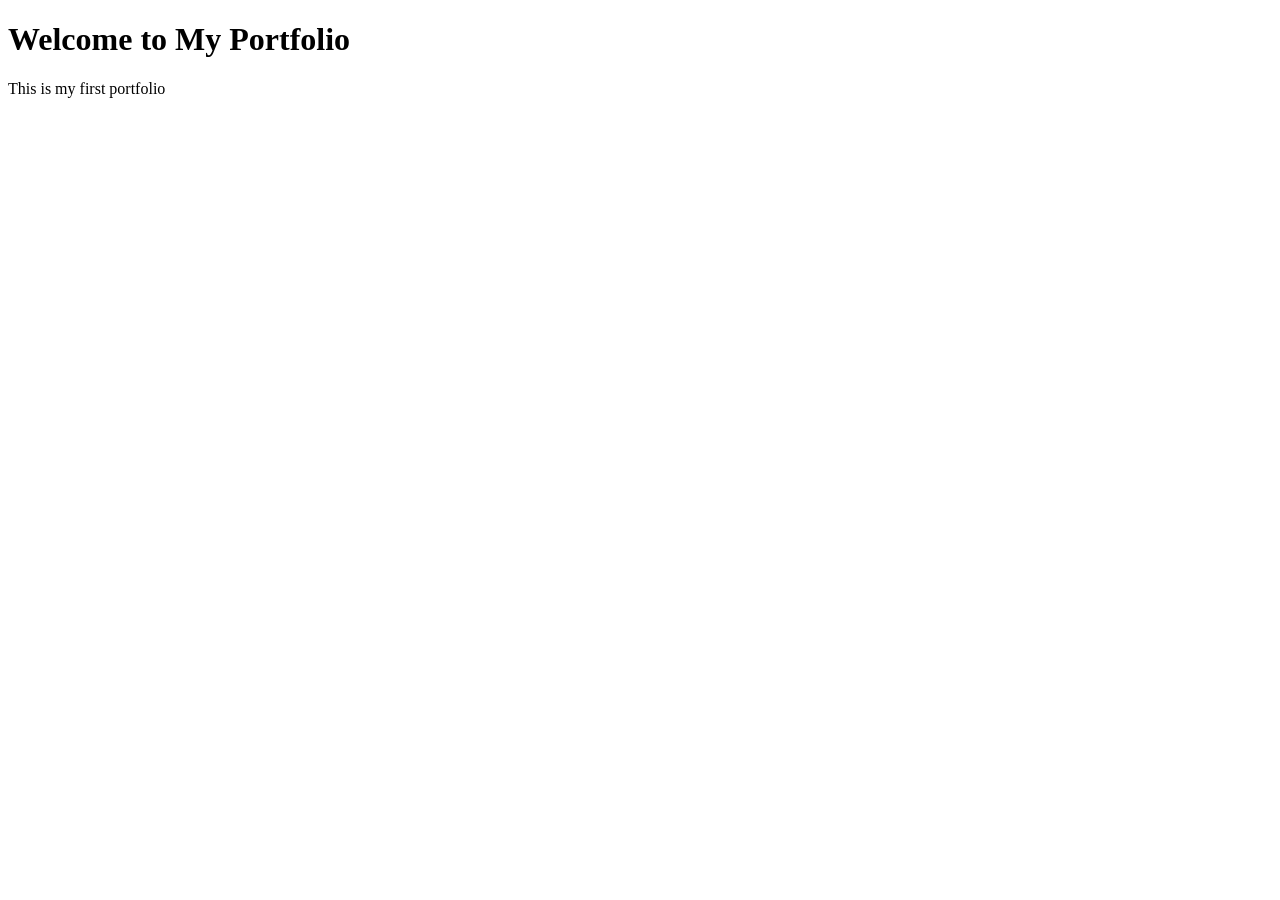
<file: css_basic/base_index.html>
<!DOCTYPE html>
<html lang="en">
    <head>
        <meta charset="UTF-8">
        <title> first_Portfolio</title>
    </head>
    <body>
        <h1> Welcome to My Portfolio</h1>
        <p>This is my first portfolio</p>
    </body>
</html>
</file>
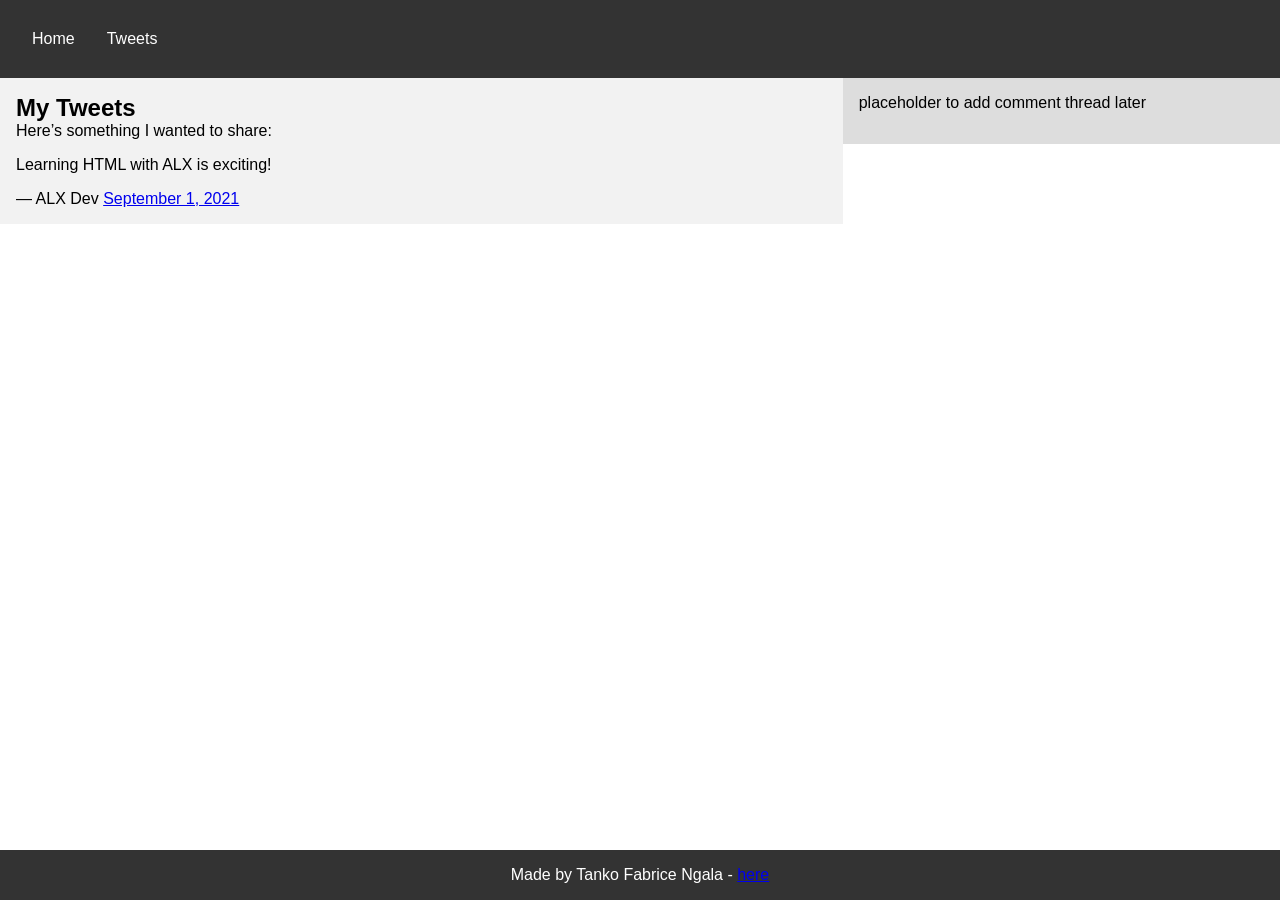
<file: css_basic/tweets.html>
<!DOCTYPE html>
<html lang="en">
<head>
  <meta charset="UTF-8">
  <title>Tweets – My First Portfolio</title>
  <link href="styles.css" rel="stylesheet">
</head>
<body>


  <header>
    <nav>
      <ul>
        <li><a href="index.html">Home</a></li>
        <li><a href="tweets.html">Tweets</a></li>
      </ul>
    </nav>
  </header>

  <!-- MAIN CONTENT -->
  <main>
  
    <article>
      <h1>My Tweets</h1>
      <p>Here’s something I wanted to share:</p>

      <blockquote class="twitter-tweet">
        <p lang="en" dir="ltr">Learning HTML with ALX is exciting!</p>&mdash; ALX Dev
        <a href="https://twitter.com/Motivation/status/1432712268709128197?ref_src=twsrc%5Etfw">September 1, 2021</a>
      </blockquote>
      <script async src="https://platform.twitter.com/widgets.js" charset="utf-8"></script>
    </article>

    
    <aside>
      <p>placeholder to add comment thread later</p>
    </aside>
  </main>


  <footer>
    <p>Made by Tanko Fabrice Ngala - <a href="https://github.com/Tanko99" target="_blank">here</a></p>
  </footer>

</body>
</html>
</file>
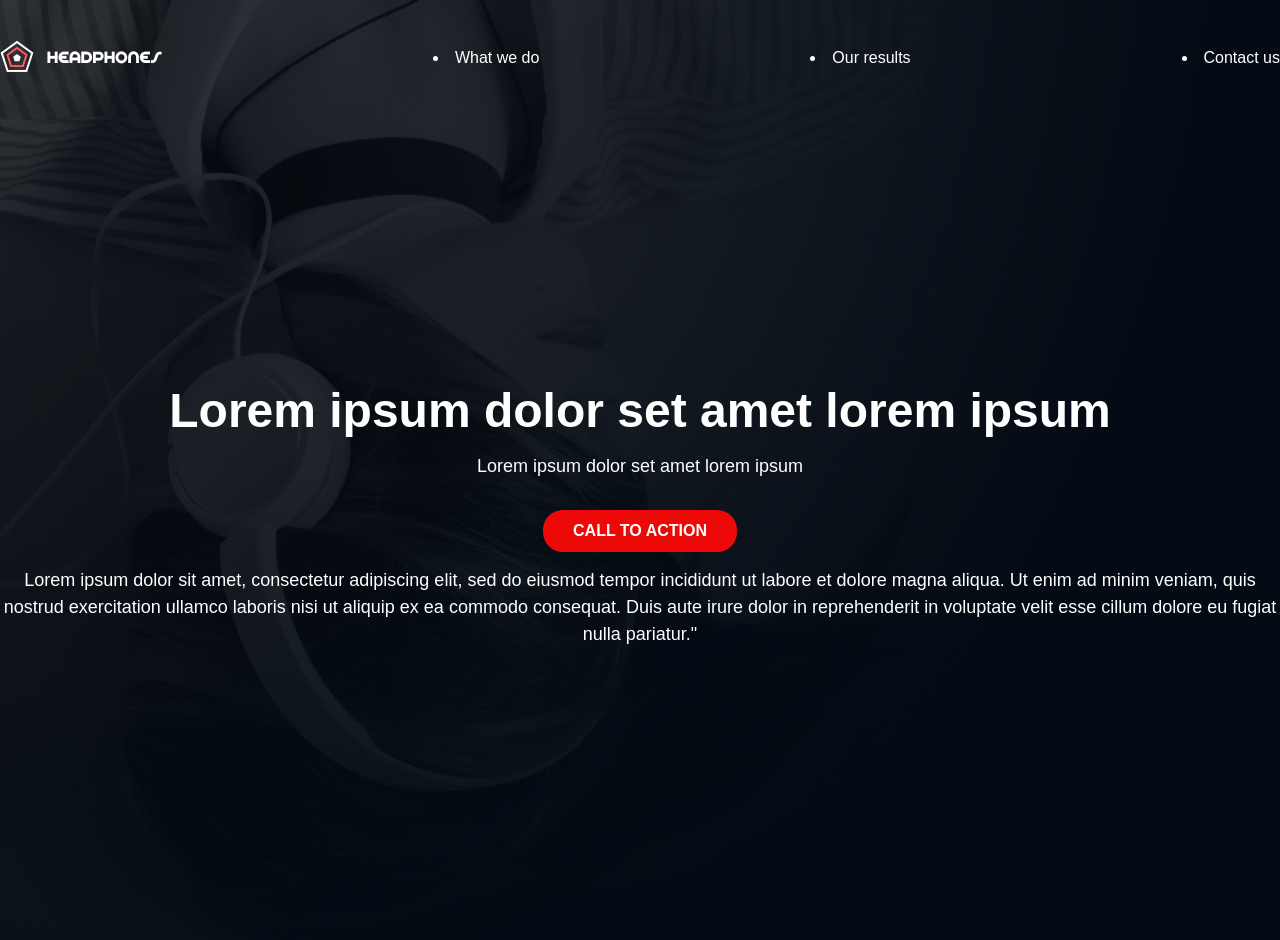
<file: headphones/0-index.html>
<!DOCTYPE html>
<html lang="en">
    <head>
        <meta charset="UTF-8">
        <meta name="viewport" content="width=device-width, initial-scale=1.0">
        <title>Headphones </title>
        <link rel="stylesheet" href="0-styles.css">
    </head>
    <body>
        <header id="container">
         <nav>
             <div class="logo">
                <img src="images/logo_headphones.png" alt="headphones logo">
             </div
                 <ul>
                    <li><a href="#what-we-do">What we do</a></li>
                    <li><a href="#our-results">Our results</a></li>
                    <li><a href="contact us">Contact us</a></li>
                 </ul>
            </nav>
            <div class="hero-content">
                <h1> Lorem ipsum dolor set amet lorem ipsum </h1>
                <p>  Lorem ipsum dolor set amet lorem ipsum </p>
                <button id="btn"> CALL TO ACTION </button>
                <p> Lorem ipsum dolor sit amet, consectetur adipiscing elit, sed do eiusmod tempor incididunt ut labore et dolore magna aliqua. Ut enim ad minim veniam, quis nostrud exercitation ullamco laboris nisi ut aliquip ex ea commodo consequat. Duis aute irure dolor in reprehenderit in voluptate velit esse cillum dolore eu fugiat nulla pariatur."

            </div>
        </header>

        <main>

        </main>
        <footer>

        </footer>
    </body>
</html>
</file>
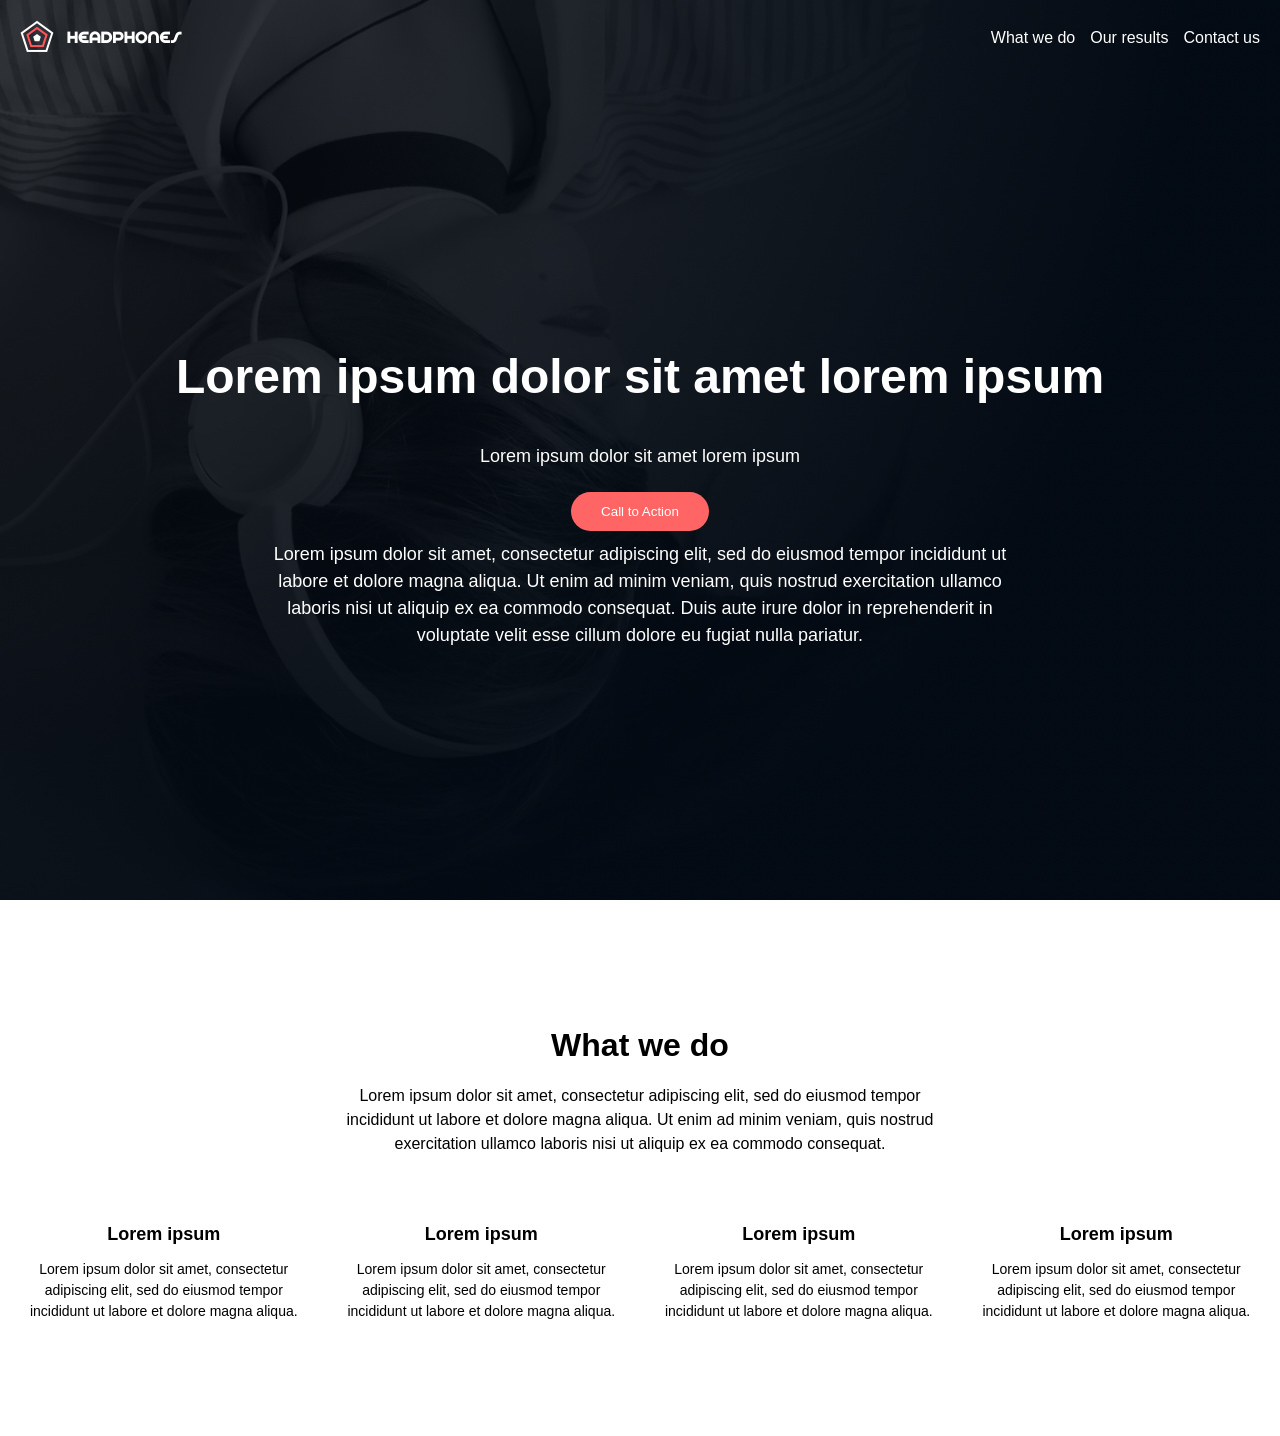
<file: headphones/1-index.html>
<!DOCTYPE html>
<html lang="en">
<head>
  <meta charset="UTF-8" />
  <meta name="viewport" content="width=device-width, initial-scale=1.0"/>
  <title>Headphones</title>
  <link rel="stylesheet" href="1-styles.css" />
</head>
<body>

<header>
  <nav>
    <div class="logo">
      <img src="images/logo_headphones.png" alt="headphones logo">
    </div>
    <ul>
      <li><a href="#what-we-do">What we do</a></li>
      <li><a href="#our-results">Our results</a></li>
      <li><a href="#contact-us">Contact us</a></li>
    </ul>
  </nav>

  <div class="hero-content">
    <h1>Lorem ipsum dolor sit amet lorem ipsum</h1>
    <p>Lorem ipsum dolor sit amet lorem ipsum</p>
    <button id="btn">Call to Action</button>
    <p class="hero-paragraph">
      Lorem ipsum dolor sit amet, consectetur adipiscing elit, sed do eiusmod tempor 
      incididunt ut labore et dolore magna aliqua. Ut enim ad minim veniam, quis nostrud 
      exercitation ullamco laboris nisi ut aliquip ex ea commodo consequat. Duis aute 
      irure dolor in reprehenderit in voluptate velit esse cillum dolore eu fugiat nulla pariatur.
    </p>
  </div>
</header>

<main>
  <section id="what-we-do">
    <div class="container">
      <h2 class="section-title">What we do</h2>
      <p class="section-description">
        Lorem ipsum dolor sit amet, consectetur adipiscing elit, sed do eiusmod tempor 
        incididunt ut labore et dolore magna aliqua. Ut enim ad minim veniam, quis nostrud 
        exercitation ullamco laboris nisi ut aliquip ex ea commodo consequat.
      </p>

      <div class="grid-container">
        <div class="card">
          <i class="holberton_school-icon-ic_sound"></i>
          <h3 class="card-title">Lorem ipsum</h3>
          <p class="card-text">
            Lorem ipsum dolor sit amet, consectetur adipiscing elit, sed do eiusmod tempor 
            incididunt ut labore et dolore magna aliqua.
          </p>
        </div>

        <div class="card">
          <i class="holberton_school-icon-ic_video"></i>
          <h3 class="card-title">Lorem ipsum</h3>
          <p class="card-text">
            Lorem ipsum dolor sit amet, consectetur adipiscing elit, sed do eiusmod tempor 
            incididunt ut labore et dolore magna aliqua.
          </p>
        </div>

        <div class="card">
          <i class="holberton_school-icon-ic_music"></i>
          <h3 class="card-title">Lorem ipsum</h3>
          <p class="card-text">
            Lorem ipsum dolor sit amet, consectetur adipiscing elit, sed do eiusmod tempor 
            incididunt ut labore et dolore magna aliqua.
          </p>
        </div>

        <div class="card">
          <i class="holberton_school-icon-ic_hearing"></i>
          <h3 class="card-title">Lorem ipsum</h3>
          <p class="card-text">
            Lorem ipsum dolor sit amet, consectetur adipiscing elit, sed do eiusmod tempor 
            incididunt ut labore et dolore magna aliqua.
          </p>
        </div>
      </div>
    </div>
  </section>
</main>

<footer></footer>
</body>
</html
</file>
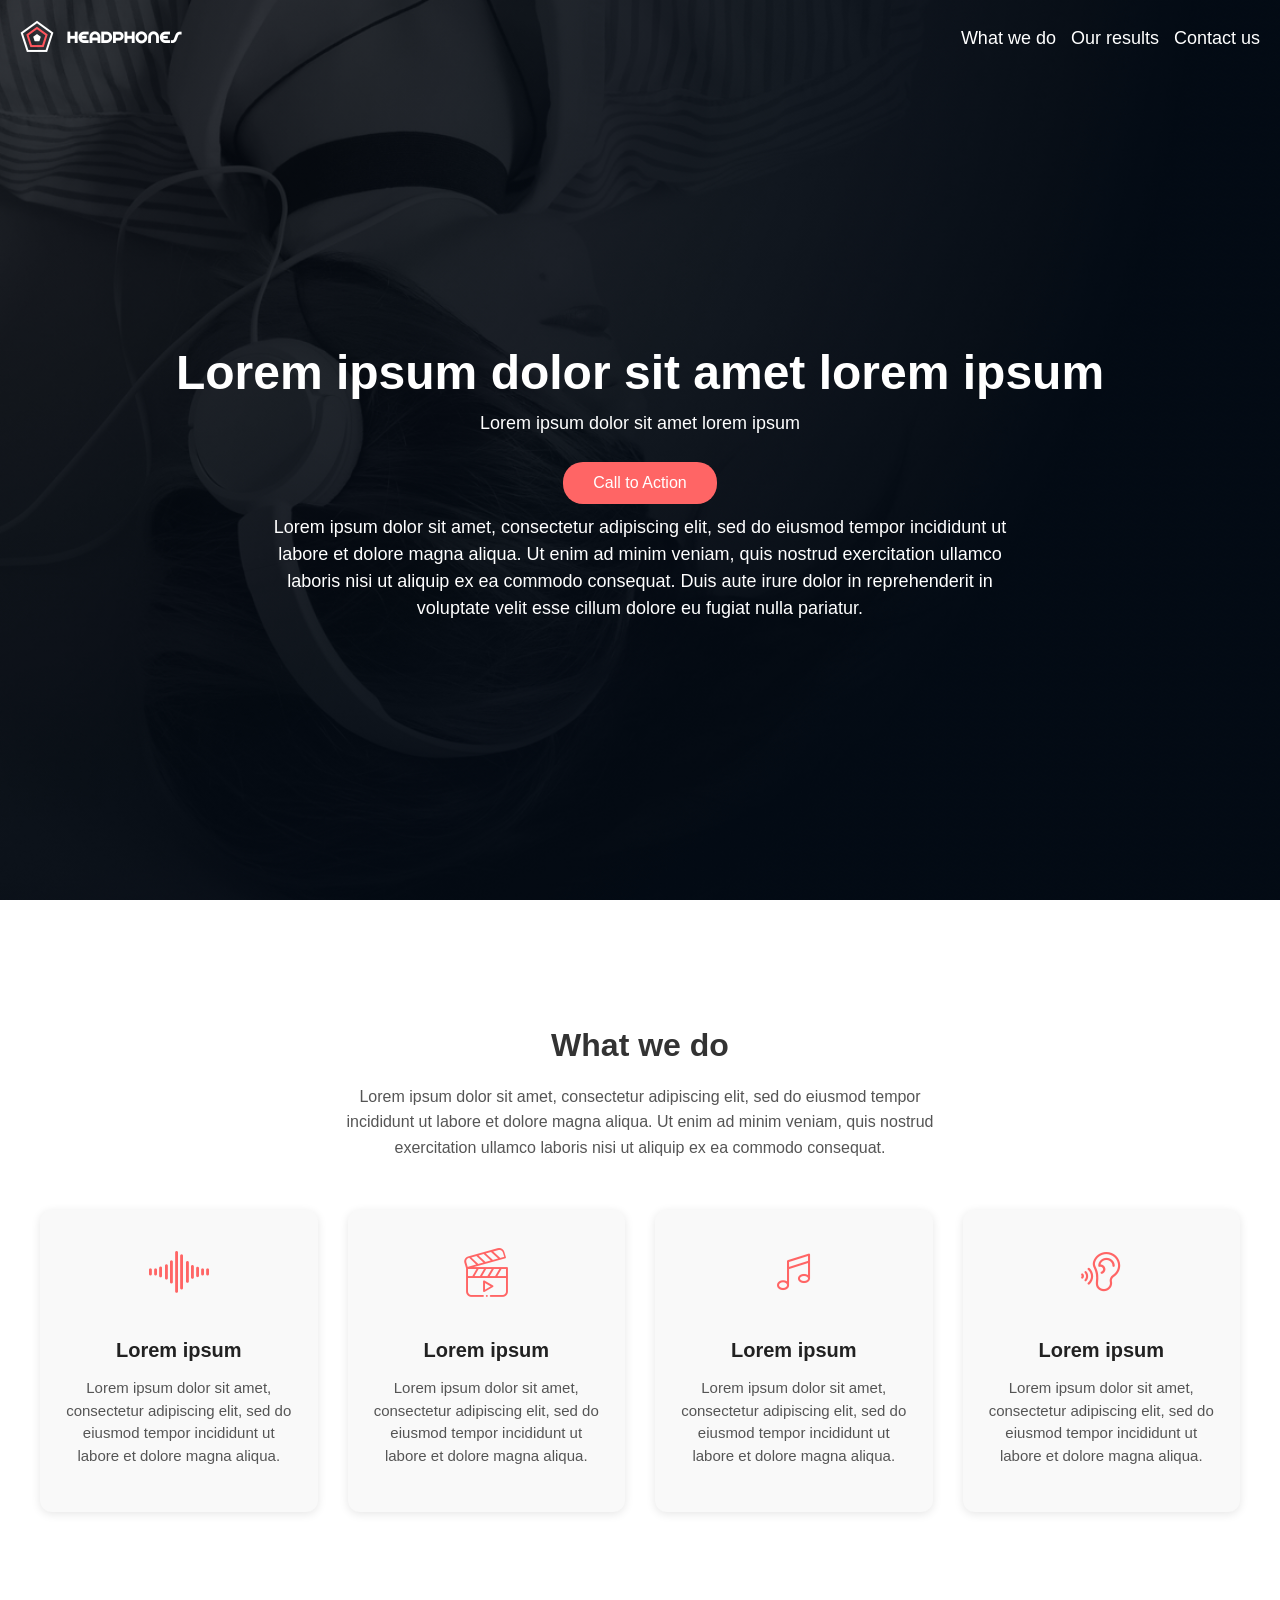
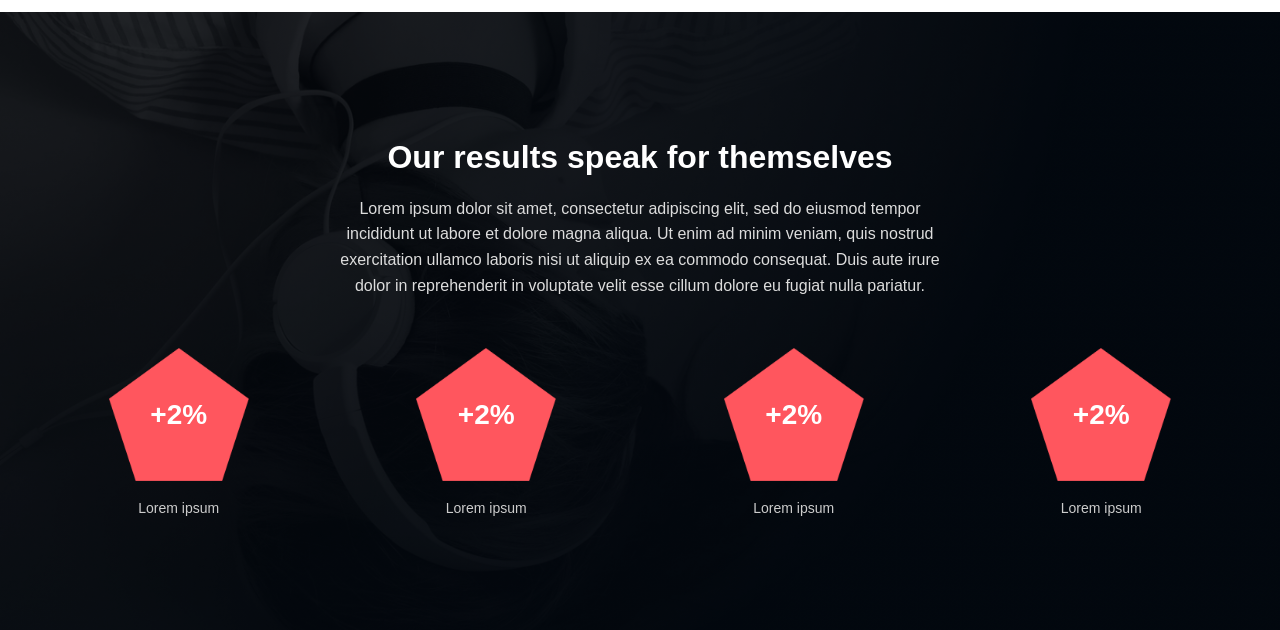
<file: headphones/2-index.html>
<!DOCTYPE html>
<html lang="en">
<head>
  <meta charset="UTF-8" />
  <meta name="viewport" content="width=device-width, initial-scale=1.0"/>
  <title>Headphones</title>
  <link rel="stylesheet" href="2-styles.css" />
  <link rel="stylesheet" href="icons/style.css" /> 
</head>
<body>

<header>
  <nav>
    <div class="logo">
      <img src="images/logo_headphones.png" alt="headphones logo">
    </div>
    <ul>
      <li><a href="#what-we-do">What we do</a></li>
      <li><a href="#our-results">Our results</a></li>
      <li><a href="#contact-us">Contact us</a></li>
    </ul>
  </nav>

  <div class="hero-content">
    <h1>Lorem ipsum dolor sit amet lorem ipsum</h1>
    <p>Lorem ipsum dolor sit amet lorem ipsum</p>
    <button id="btn">Call to Action</button>
    <p class="hero-paragraph">
      Lorem ipsum dolor sit amet, consectetur adipiscing elit, sed do eiusmod tempor 
      incididunt ut labore et dolore magna aliqua. Ut enim ad minim veniam, quis nostrud 
      exercitation ullamco laboris nisi ut aliquip ex ea commodo consequat. Duis aute 
      irure dolor in reprehenderit in voluptate velit esse cillum dolore eu fugiat nulla pariatur.
    </p>
  </div>
</header>

<main>
  <!-- WHAT WE DO -->
  <section id="what-we-do">
    <div class="container">
      <h2 class="section-title">What we do</h2>
      <p class="section-description">
        Lorem ipsum dolor sit amet, consectetur adipiscing elit, sed do eiusmod tempor 
        incididunt ut labore et dolore magna aliqua. Ut enim ad minim veniam, quis nostrud 
        exercitation ullamco laboris nisi ut aliquip ex ea commodo consequat.
      </p>

      <div class="grid-container">
        <div class="card">
          <i class="holberton_school-icon-ic_sound"></i>
          <h3 class="card-title">Lorem ipsum</h3>
          <p class="card-text">
            Lorem ipsum dolor sit amet, consectetur adipiscing elit, sed do eiusmod tempor 
            incididunt ut labore et dolore magna aliqua.
          </p>
        </div>

        <div class="card">
          <i class="holberton_school-icon-ic_video"></i>
          <h3 class="card-title">Lorem ipsum</h3>
          <p class="card-text">
            Lorem ipsum dolor sit amet, consectetur adipiscing elit, sed do eiusmod tempor 
            incididunt ut labore et dolore magna aliqua.
          </p>
        </div>

        <div class="card">
          <i class="holberton_school-icon-ic_music"></i>
          <h3 class="card-title">Lorem ipsum</h3>
          <p class="card-text">
            Lorem ipsum dolor sit amet, consectetur adipiscing elit, sed do eiusmod tempor 
            incididunt ut labore et dolore magna aliqua.
          </p>
        </div>

        <div class="card">
          <i class="holberton_school-icon-ic_hearing"></i>
          <h3 class="card-title">Lorem ipsum</h3>
          <p class="card-text">
            Lorem ipsum dolor sit amet, consectetur adipiscing elit, sed do eiusmod tempor 
            incididunt ut labore et dolore magna aliqua.
          </p>
        </div>
      </div>
    </div>
  </section>

  <!-- OUR RESULTS -->
  <section id="our-results">
    <div class="container">
      <h2 class="section-title">Our results speak for themselves</h2>
      <p class="section-description"> 
        Lorem ipsum dolor sit amet, consectetur adipiscing elit, sed do eiusmod
        tempor incididunt ut labore et dolore magna aliqua. Ut enim ad minim veniam,
        quis nostrud exercitation ullamco laboris nisi ut aliquip ex ea commodo consequat. 
        Duis aute irure dolor in reprehenderit in voluptate velit esse cillum dolore
        eu fugiat nulla pariatur.
      </p>
      <div class="grid-container">
        <div class="card">
          <div class="pentagon-wrapper">
            <img src="images/pentagone.png" alt="Pentagon shape">
            <span class="percentage">+2%</span>
          </div>
          <p class="description">Lorem ipsum</p>
        </div>

        <div class="card">
          <div class="pentagon-wrapper">
            <img src="images/pentagone.png" alt="Pentagon shape">
            <span class="percentage">+2%</span>
          </div>
          <p class="description">Lorem ipsum</p>
        </div>

        <div class="card">
          <div class="pentagon-wrapper">
            <img src="images/pentagone.png" alt="Pentagon shape">
            <span class="percentage">+2%</span>
          </div>
          <p class="description">Lorem ipsum</p>
        </div>

        <div class="card">
          <div class="pentagon-wrapper">
            <img src="images/pentagone.png" alt="Pentagon shape">
            <span class="percentage">+2%</span>
          </div>
          <p class="description">Lorem ipsum</p>
        </div>
      </div>
    </div>
  </section>
</main>

<footer></footer>
</body>
</html>
</file>
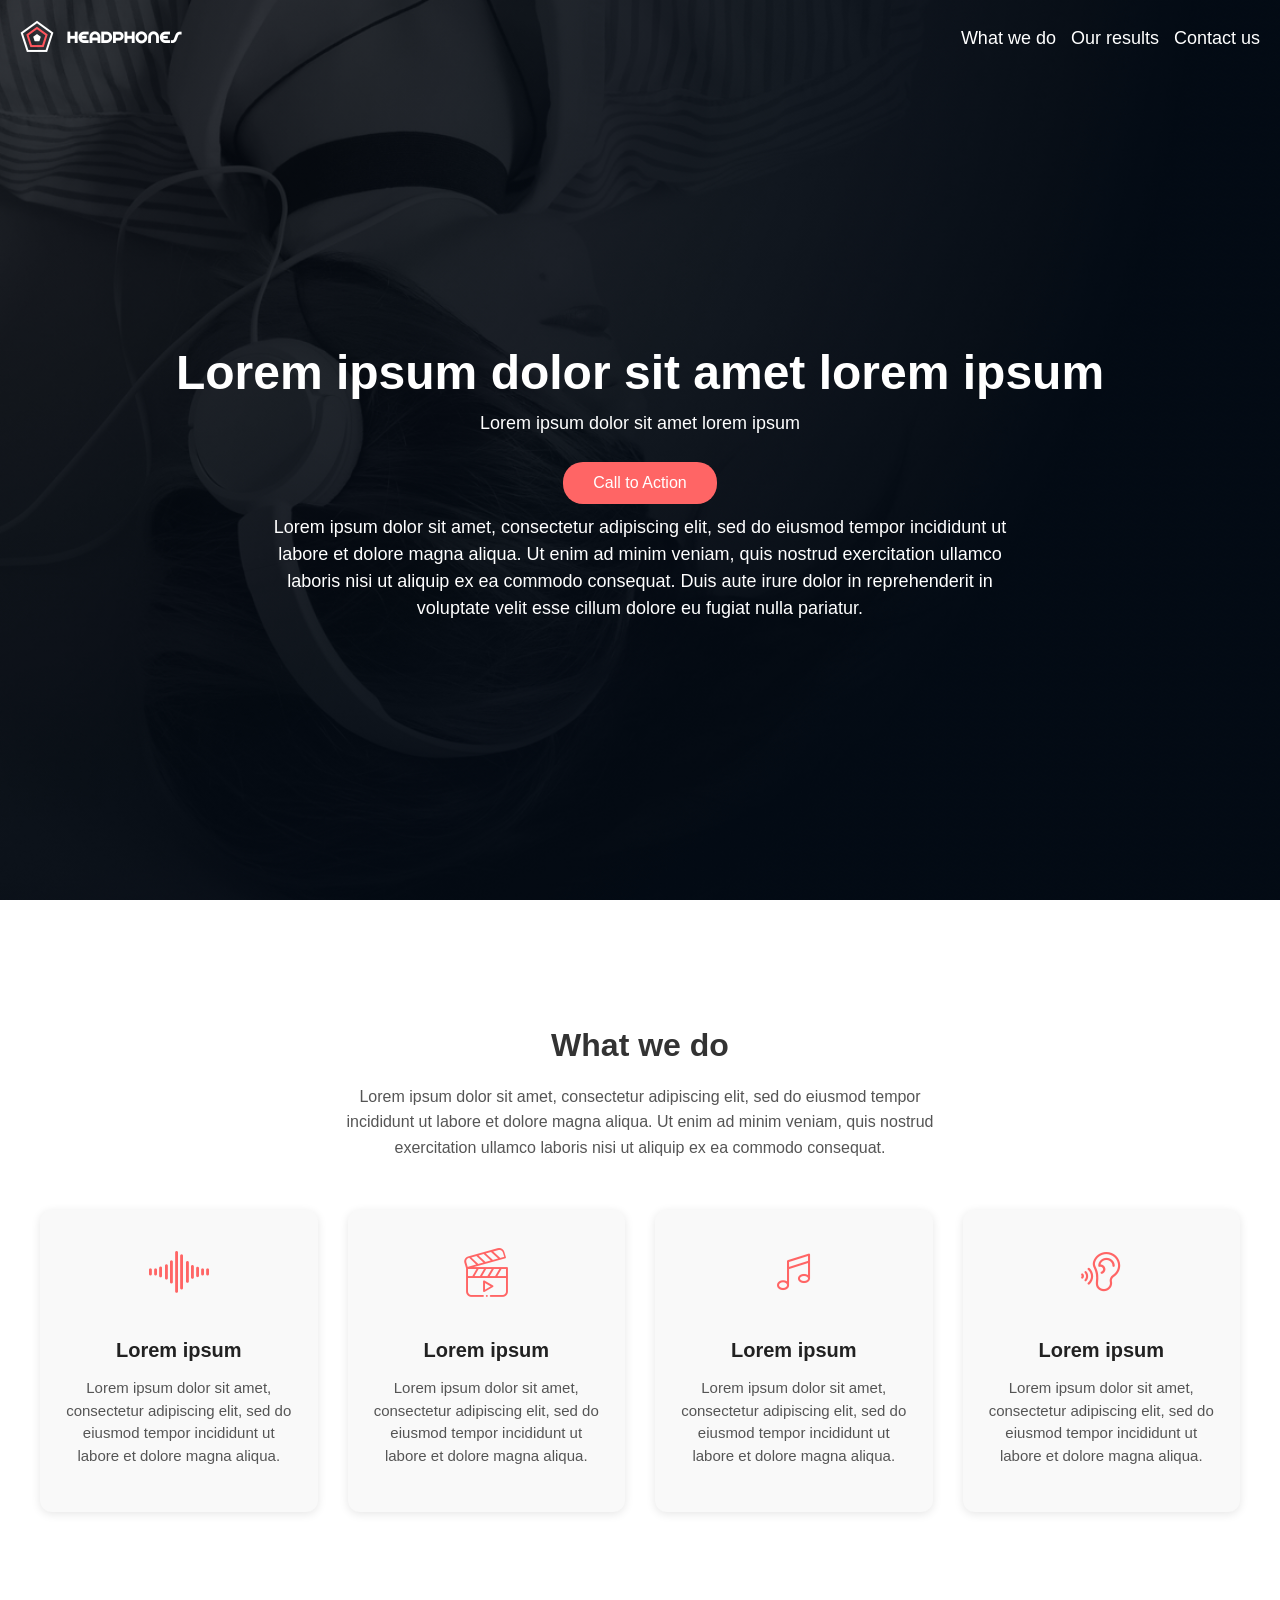
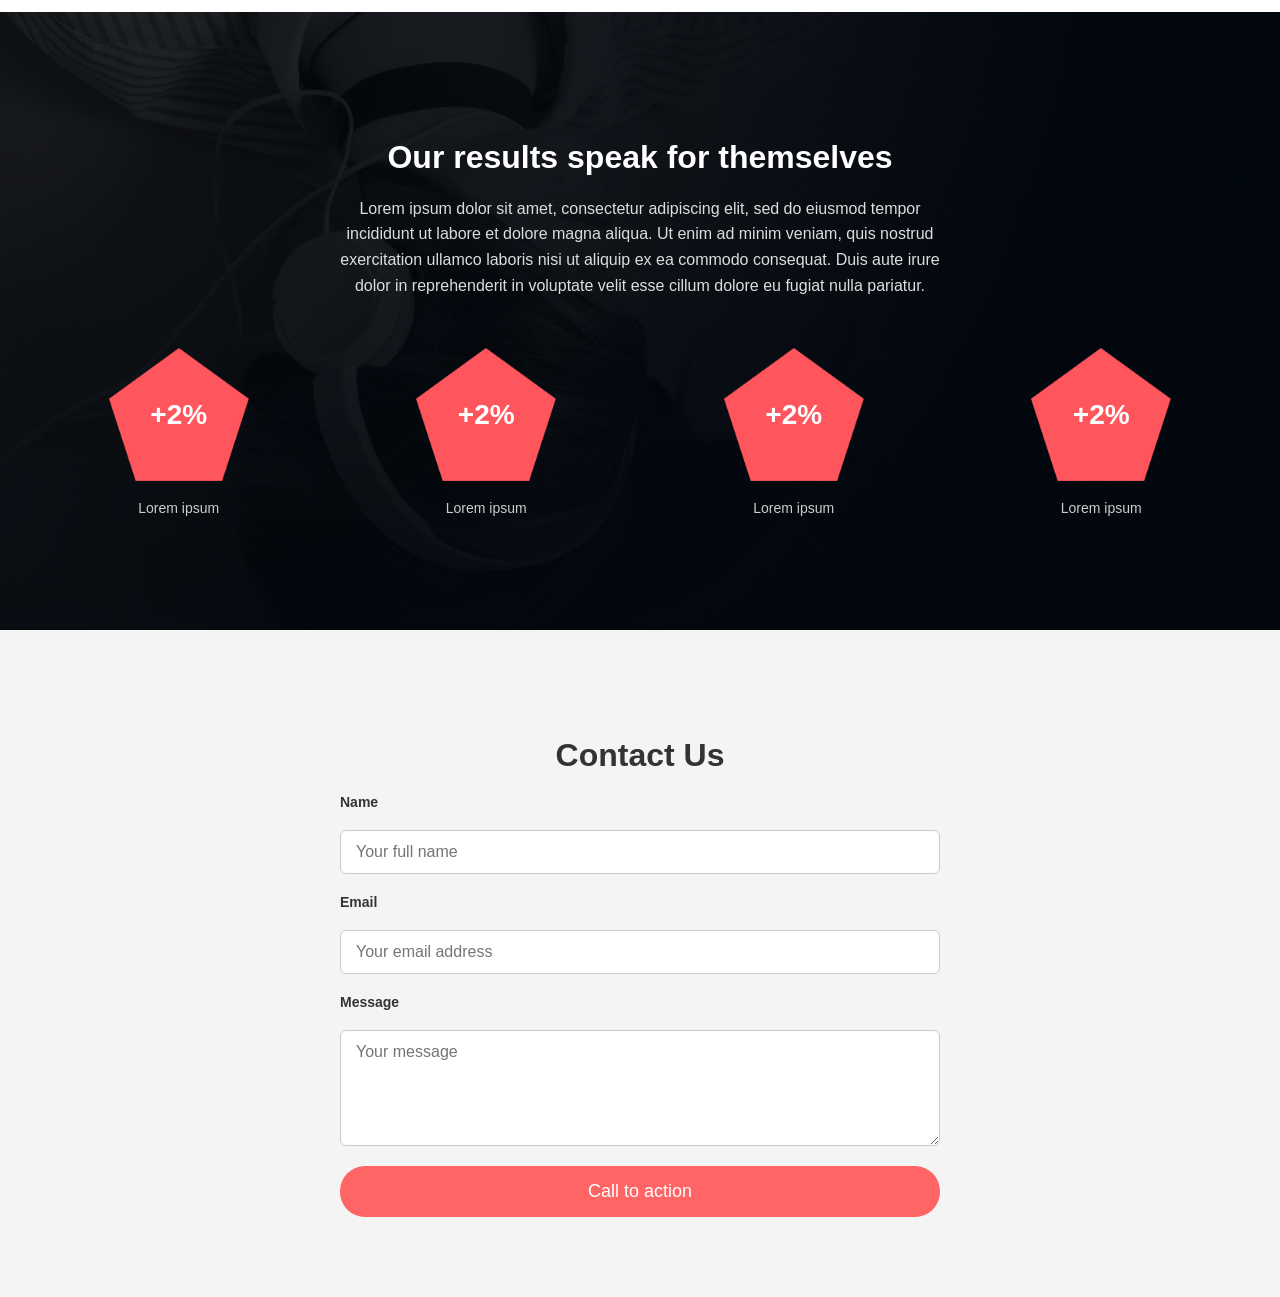
<file: headphones/3-index.html>
<!DOCTYPE html>
<html lang="en">
<head>
  <meta charset="UTF-8" />
  <meta name="viewport" content="width=device-width, initial-scale=1.0"/>
  <title>Headphones</title>
  <link rel="stylesheet" href="3-styles.css" />
  <link rel="stylesheet" href="icons/style.css" /> 
</head>
<body>

<header>
  <nav>
    <div class="logo">
      <img src="images/logo_headphones.png" alt="headphones logo">
    </div>
    <ul>
      <li><a href="#what-we-do">What we do</a></li>
      <li><a href="#our-results">Our results</a></li>
      <li><a href="#contact-us">Contact us</a></li>
    </ul>
  </nav>

  <div class="hero-content">
    <h1>Lorem ipsum dolor sit amet lorem ipsum</h1>
    <p>Lorem ipsum dolor sit amet lorem ipsum</p>
    <button id="btn">Call to Action</button>
    <p class="hero-paragraph">
      Lorem ipsum dolor sit amet, consectetur adipiscing elit, sed do eiusmod tempor 
      incididunt ut labore et dolore magna aliqua. Ut enim ad minim veniam, quis nostrud 
      exercitation ullamco laboris nisi ut aliquip ex ea commodo consequat. Duis aute 
      irure dolor in reprehenderit in voluptate velit esse cillum dolore eu fugiat nulla pariatur.
    </p>
  </div>
</header>

<main>
  <!-- WHAT WE DO -->
  <section id="what-we-do">
    <div class="container">
      <h2 class="section-title">What we do</h2>
      <p class="section-description">
        Lorem ipsum dolor sit amet, consectetur adipiscing elit, sed do eiusmod tempor 
        incididunt ut labore et dolore magna aliqua. Ut enim ad minim veniam, quis nostrud 
        exercitation ullamco laboris nisi ut aliquip ex ea commodo consequat.
      </p>

      <div class="grid-container">
        <div class="card">
          <i class="holberton_school-icon-ic_sound"></i>
          <h3 class="card-title">Lorem ipsum</h3>
          <p class="card-text">
            Lorem ipsum dolor sit amet, consectetur adipiscing elit, sed do eiusmod tempor 
            incididunt ut labore et dolore magna aliqua.
          </p>
        </div>

        <div class="card">
          <i class="holberton_school-icon-ic_video"></i>
          <h3 class="card-title">Lorem ipsum</h3>
          <p class="card-text">
            Lorem ipsum dolor sit amet, consectetur adipiscing elit, sed do eiusmod tempor 
            incididunt ut labore et dolore magna aliqua.
          </p>
        </div>

        <div class="card">
          <i class="holberton_school-icon-ic_music"></i>
          <h3 class="card-title">Lorem ipsum</h3>
          <p class="card-text">
            Lorem ipsum dolor sit amet, consectetur adipiscing elit, sed do eiusmod tempor 
            incididunt ut labore et dolore magna aliqua.
          </p>
        </div>

        <div class="card">
          <i class="holberton_school-icon-ic_hearing"></i>
          <h3 class="card-title">Lorem ipsum</h3>
          <p class="card-text">
            Lorem ipsum dolor sit amet, consectetur adipiscing elit, sed do eiusmod tempor 
            incididunt ut labore et dolore magna aliqua.
          </p>
        </div>
      </div>
    </div>
  </section>

  <!-- OUR RESULTS -->
  <section id="our-results">
    <div class="container">
      <h2 class="section-title">Our results speak for themselves</h2>
      <p class="section-description"> 
        Lorem ipsum dolor sit amet, consectetur adipiscing elit, sed do eiusmod
        tempor incididunt ut labore et dolore magna aliqua. Ut enim ad minim veniam,
        quis nostrud exercitation ullamco laboris nisi ut aliquip ex ea commodo consequat. 
        Duis aute irure dolor in reprehenderit in voluptate velit esse cillum dolore
        eu fugiat nulla pariatur.
      </p>
      <div class="grid-container">
        <div class="card">
          <div class="pentagon-wrapper">
            <img src="images/pentagone.png" alt="Pentagon shape">
            <span class="percentage">+2%</span>
          </div>
          <p class="description">Lorem ipsum</p>
        </div>

        <div class="card">
          <div class="pentagon-wrapper">
            <img src="images/pentagone.png" alt="Pentagon shape">
            <span class="percentage">+2%</span>
          </div>
          <p class="description">Lorem ipsum</p>
        </div>

        <div class="card">
          <div class="pentagon-wrapper">
            <img src="images/pentagone.png" alt="Pentagon shape">
            <span class="percentage">+2%</span>
          </div>
          <p class="description">Lorem ipsum</p>
        </div>

        <div class="card">
          <div class="pentagon-wrapper">
            <img src="images/pentagone.png" alt="Pentagon shape">
            <span class="percentage">+2%</span>
          </div>
          <p class="description">Lorem ipsum</p>
        </div>
      </div>
    </div>
  </section>
  <section id="contact-us">
  <div class="container">
    <h2 class="section-title">Contact Us</h2>
    <form class="contact-form" action="#" method="POST" novalidate>
      <label for="name">Name</label>
      <input type="text" id="name" name="name" required placeholder="Your full name" />

      <label for="email">Email</label>
      <input type="email" id="email" name="email" required placeholder="Your email address" />

      <label for="message">Message</label>
      <textarea id="message" name="message" rows="5" required placeholder="Your message"></textarea>

      <button type="submit">Call to action</button>
    </form>
  </div>
</section>
</main>

<footer> 
</footer>
</body>
</html>
</file>
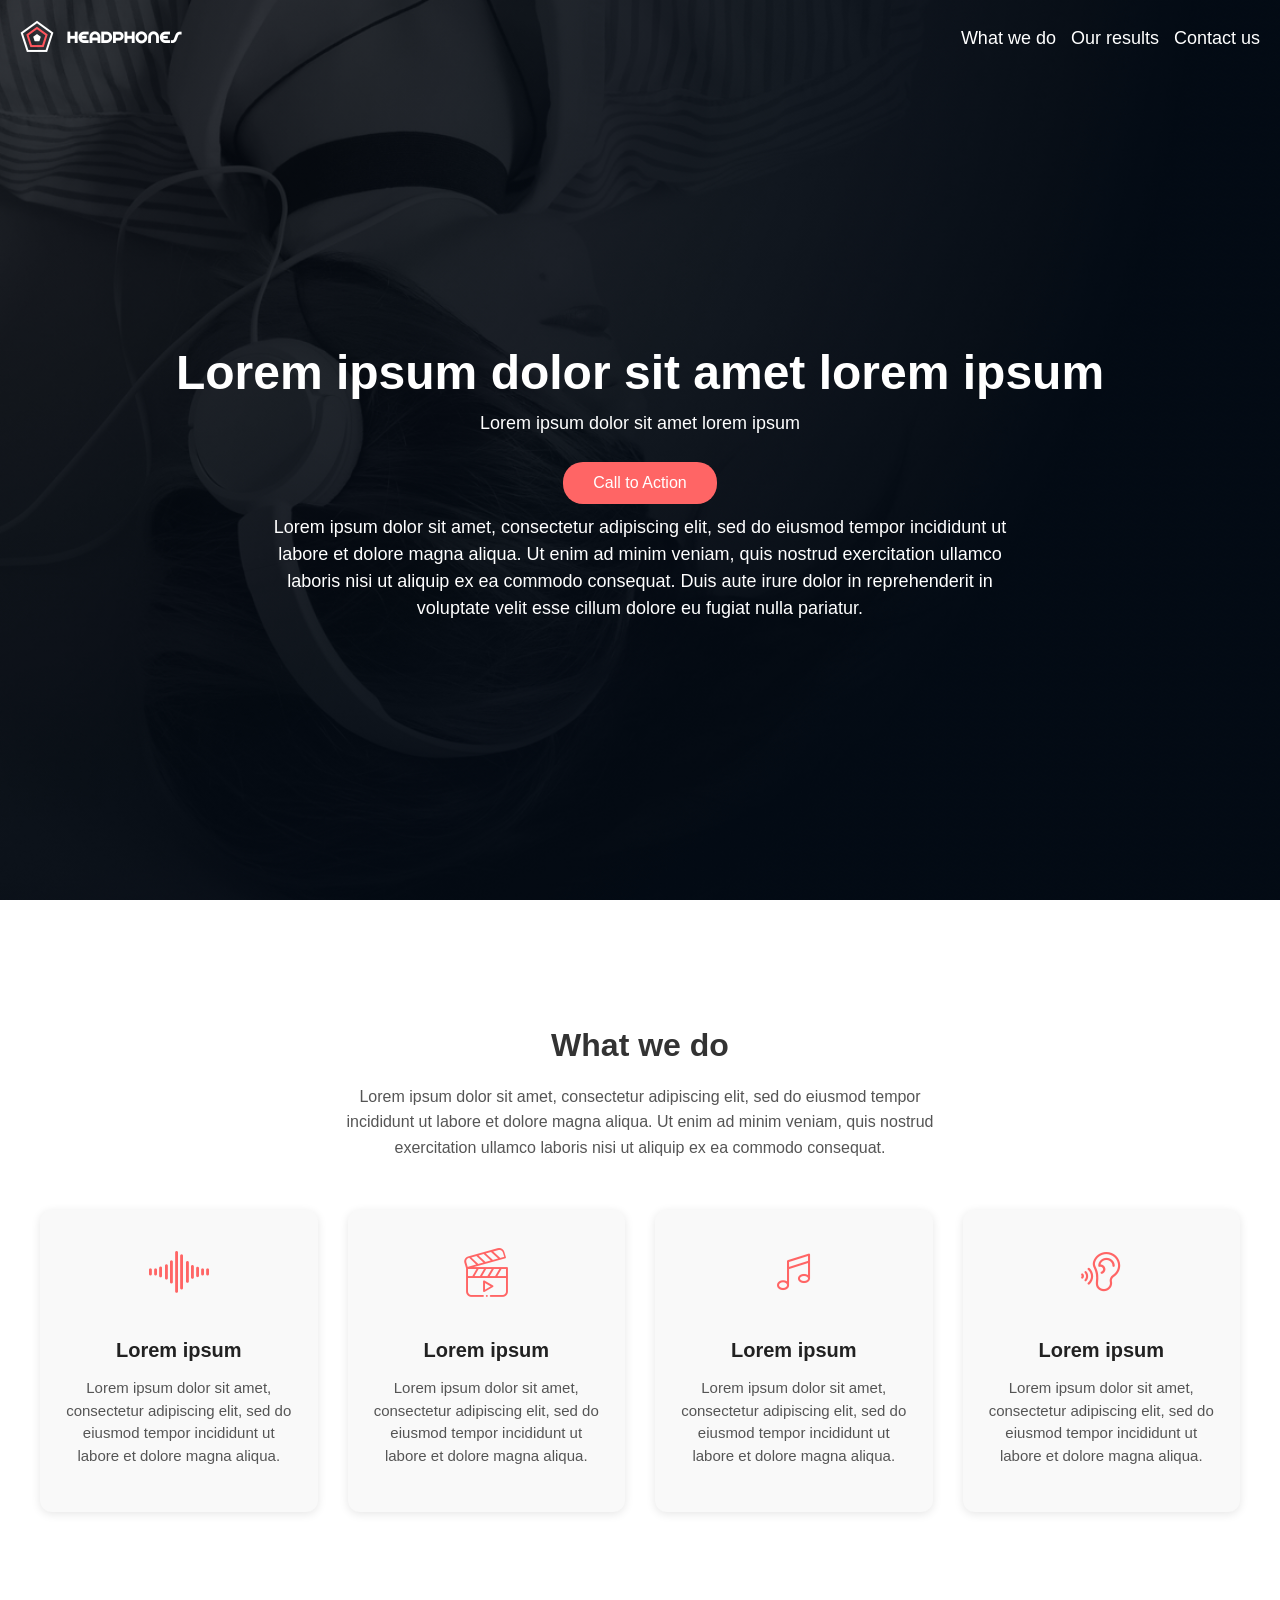
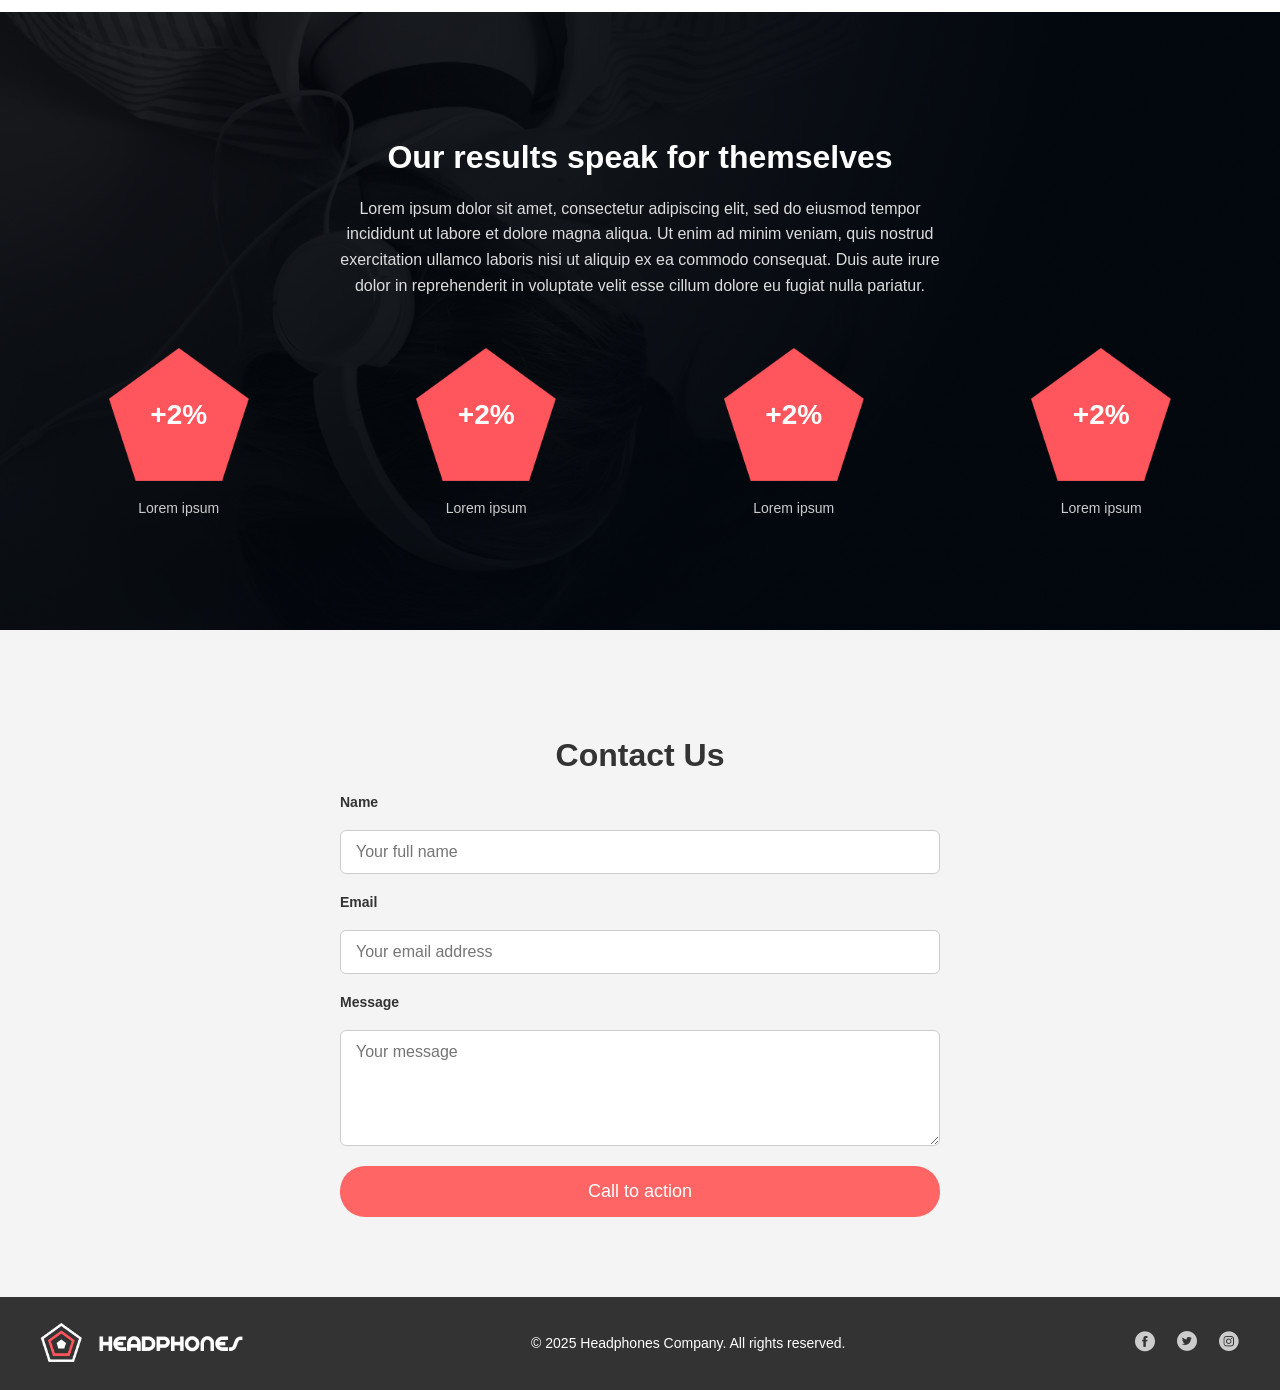
<file: headphones/4-index.html>
<!DOCTYPE html>
<html lang="en">
<head>
  <meta charset="UTF-8" />
  <meta name="viewport" content="width=device-width, initial-scale=1.0"/>
  <title>Headphones</title>
  <link rel="stylesheet" href="4-styles.css" />
  <link rel="stylesheet" href="icons/style.css" /> 
</head>
<body>

<header>
  <nav>
    <div class="logo">
      <img src="images/logo_headphones.png" alt="headphones logo">
    </div>
    <ul>
      <li><a href="#what-we-do">What we do</a></li>
      <li><a href="#our-results">Our results</a></li>
      <li><a href="#contact-us">Contact us</a></li>
    </ul>
  </nav>

  <div class="hero-content">
    <h1>Lorem ipsum dolor sit amet lorem ipsum</h1>
    <p>Lorem ipsum dolor sit amet lorem ipsum</p>
    <button id="btn">Call to Action</button>
    <p class="hero-paragraph">
      Lorem ipsum dolor sit amet, consectetur adipiscing elit, sed do eiusmod tempor 
      incididunt ut labore et dolore magna aliqua. Ut enim ad minim veniam, quis nostrud 
      exercitation ullamco laboris nisi ut aliquip ex ea commodo consequat. Duis aute 
      irure dolor in reprehenderit in voluptate velit esse cillum dolore eu fugiat nulla pariatur.
    </p>
  </div>
</header>

<main>
  <!-- WHAT WE DO -->
  <section id="what-we-do">
    <div class="container">
      <h2 class="section-title">What we do</h2>
      <p class="section-description">
        Lorem ipsum dolor sit amet, consectetur adipiscing elit, sed do eiusmod tempor 
        incididunt ut labore et dolore magna aliqua. Ut enim ad minim veniam, quis nostrud 
        exercitation ullamco laboris nisi ut aliquip ex ea commodo consequat.
      </p>

      <div class="grid-container">
        <div class="card">
          <i class="holberton_school-icon-ic_sound"></i>
          <h3 class="card-title">Lorem ipsum</h3>
          <p class="card-text">
            Lorem ipsum dolor sit amet, consectetur adipiscing elit, sed do eiusmod tempor 
            incididunt ut labore et dolore magna aliqua.
          </p>
        </div>

        <div class="card">
          <i class="holberton_school-icon-ic_video"></i>
          <h3 class="card-title">Lorem ipsum</h3>
          <p class="card-text">
            Lorem ipsum dolor sit amet, consectetur adipiscing elit, sed do eiusmod tempor 
            incididunt ut labore et dolore magna aliqua.
          </p>
        </div>

        <div class="card">
          <i class="holberton_school-icon-ic_music"></i>
          <h3 class="card-title">Lorem ipsum</h3>
          <p class="card-text">
            Lorem ipsum dolor sit amet, consectetur adipiscing elit, sed do eiusmod tempor 
            incididunt ut labore et dolore magna aliqua.
          </p>
        </div>

        <div class="card">
          <i class="holberton_school-icon-ic_hearing"></i>
          <h3 class="card-title">Lorem ipsum</h3>
          <p class="card-text">
            Lorem ipsum dolor sit amet, consectetur adipiscing elit, sed do eiusmod tempor 
            incididunt ut labore et dolore magna aliqua.
          </p>
        </div>
      </div>
    </div>
  </section>

  <!-- OUR RESULTS -->
  <section id="our-results">
    <div class="container">
      <h2 class="section-title">Our results speak for themselves</h2>
      <p class="section-description"> 
        Lorem ipsum dolor sit amet, consectetur adipiscing elit, sed do eiusmod
        tempor incididunt ut labore et dolore magna aliqua. Ut enim ad minim veniam,
        quis nostrud exercitation ullamco laboris nisi ut aliquip ex ea commodo consequat. 
        Duis aute irure dolor in reprehenderit in voluptate velit esse cillum dolore
        eu fugiat nulla pariatur.
      </p>
      <div class="grid-container">
        <div class="card">
          <div class="pentagon-wrapper">
            <img src="images/pentagone.png" alt="Pentagon shape">
            <span class="percentage">+2%</span>
          </div>
          <p class="description">Lorem ipsum</p>
        </div>

        <div class="card">
          <div class="pentagon-wrapper">
            <img src="images/pentagone.png" alt="Pentagon shape">
            <span class="percentage">+2%</span>
          </div>
          <p class="description">Lorem ipsum</p>
        </div>

        <div class="card">
          <div class="pentagon-wrapper">
            <img src="images/pentagone.png" alt="Pentagon shape">
            <span class="percentage">+2%</span>
          </div>
          <p class="description">Lorem ipsum</p>
        </div>

        <div class="card">
          <div class="pentagon-wrapper">
            <img src="images/pentagone.png" alt="Pentagon shape">
            <span class="percentage">+2%</span>
          </div>
          <p class="description">Lorem ipsum</p>
        </div>
      </div>
    </div>
  </section>
  <section id="contact-us">
  <div class="container">
    <h2 class="section-title">Contact Us</h2>
    <form class="contact-form" action="#" method="POST" novalidate>
      <label for="name">Name</label>
      <input type="text" id="name" name="name" required placeholder="Your full name" />

      <label for="email">Email</label>
      <input type="email" id="email" name="email" required placeholder="Your email address" />

      <label for="message">Message</label>
      <textarea id="message" name="message" rows="5" required placeholder="Your message"></textarea>

      <button type="submit">Call to action</button>
    </form>
  </div>
</section>
</main>

<footer> 
  <div class="footer-container">
    <div class="footer-logo">
      <img src="images/logo_headphones.png" alt="Headphones logo" />
    </div>
    <div class="footer-copy">
      &copy; 2025 Headphones Company. All rights reserved.
    </div>
    <div class="footer-social">
       <a href="#" aria-label="Facebook" class="social-icon facebook">
        <i class="holberton_school-icon-ic_facebook"></i>
      </a>
      <a href="#" aria-label="Twitter" class="social-icon twitter">
        <i class="holberton_school-icon-ic_twitter"></i>
      </a>
      <a href="#" aria-label="Instagram" class="social-icon instagram">
        <i class="holberton_school-icon-ic_instagram"></i>
      </a>
  </div>
  </div>
</footer>
</body>
</html>
</file>
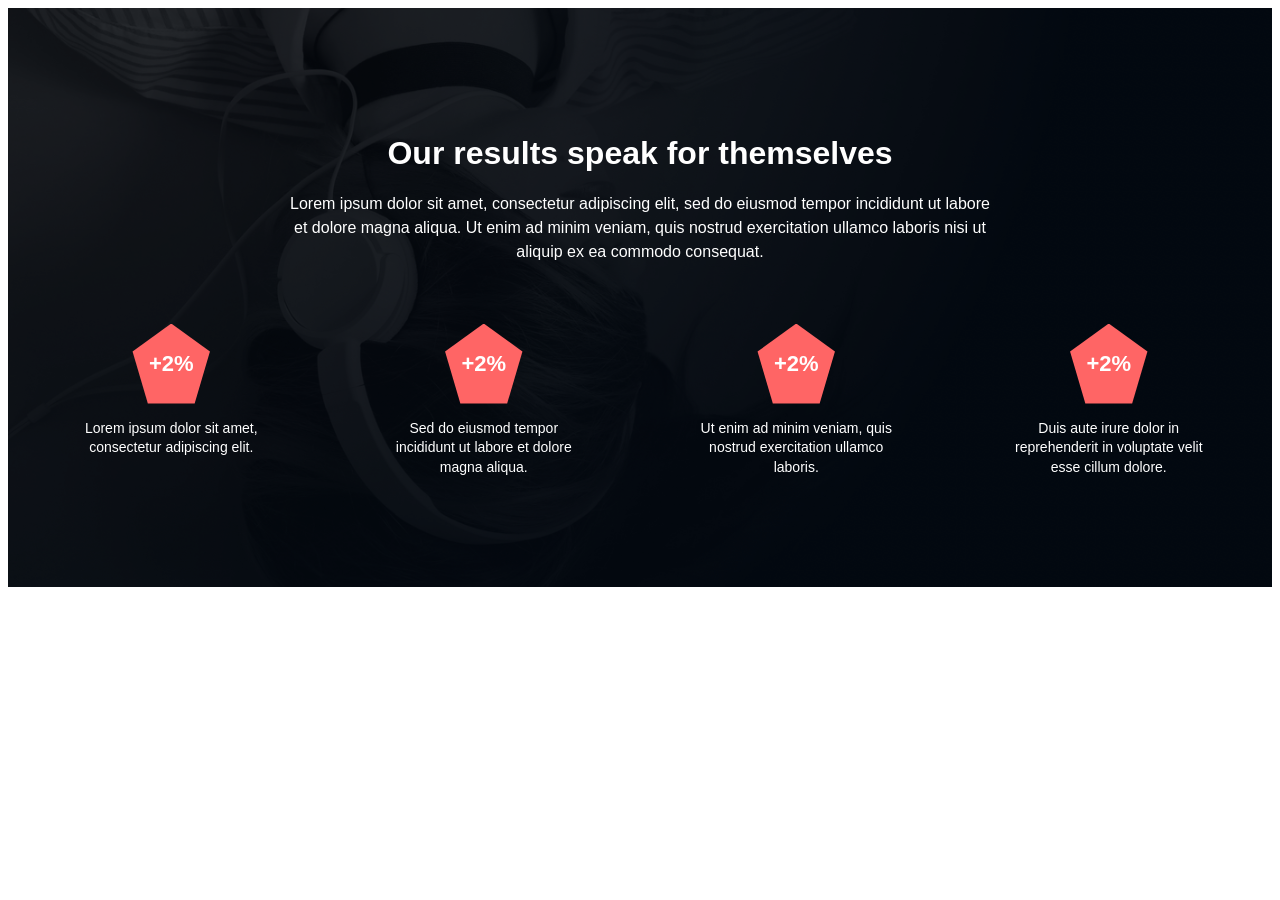
<file: headphones/6-index.html>
<!DOCTYPE html>
<html lang="en">
<head>
  <meta charset="UTF-8" />
  <meta name="viewport" content="width=device-width, initial-scale=1" />
  <title>Our Results Section - Headphones</title>
  <link rel="stylesheet" href="6-styles.css" />
</head>
<body>

  <section id="our-results">
    <div class="container">
      <h1 class="section-title">Our results speak for themselves</h1>
      <p class="section-description">
        Lorem ipsum dolor sit amet, consectetur adipiscing elit, sed do eiusmod tempor 
        incididunt ut labore et dolore magna aliqua. Ut enim ad minim veniam, quis nostrud 
        exercitation ullamco laboris nisi ut aliquip ex ea commodo consequat.
      </p>
      <div class="grid-container">
        <div class="card">
          <div class="pentagon">+2%</div>
          <p>Lorem ipsum dolor sit amet, consectetur adipiscing elit.</p>
        </div>
        <div class="card">
          <div class="pentagon">+2%</div>
          <p>Sed do eiusmod tempor incididunt ut labore et dolore magna aliqua.</p>
        </div>
        <div class="card">
          <div class="pentagon">+2%</div>
          <p>Ut enim ad minim veniam, quis nostrud exercitation ullamco laboris.</p>
        </div>
        <div class="card">
          <div class="pentagon">+2%</div>
          <p>Duis aute irure dolor in reprehenderit in voluptate velit esse cillum dolore.</p>
        </div>
      </div>
    </div>
  </section>

</body>
</html>
</file>
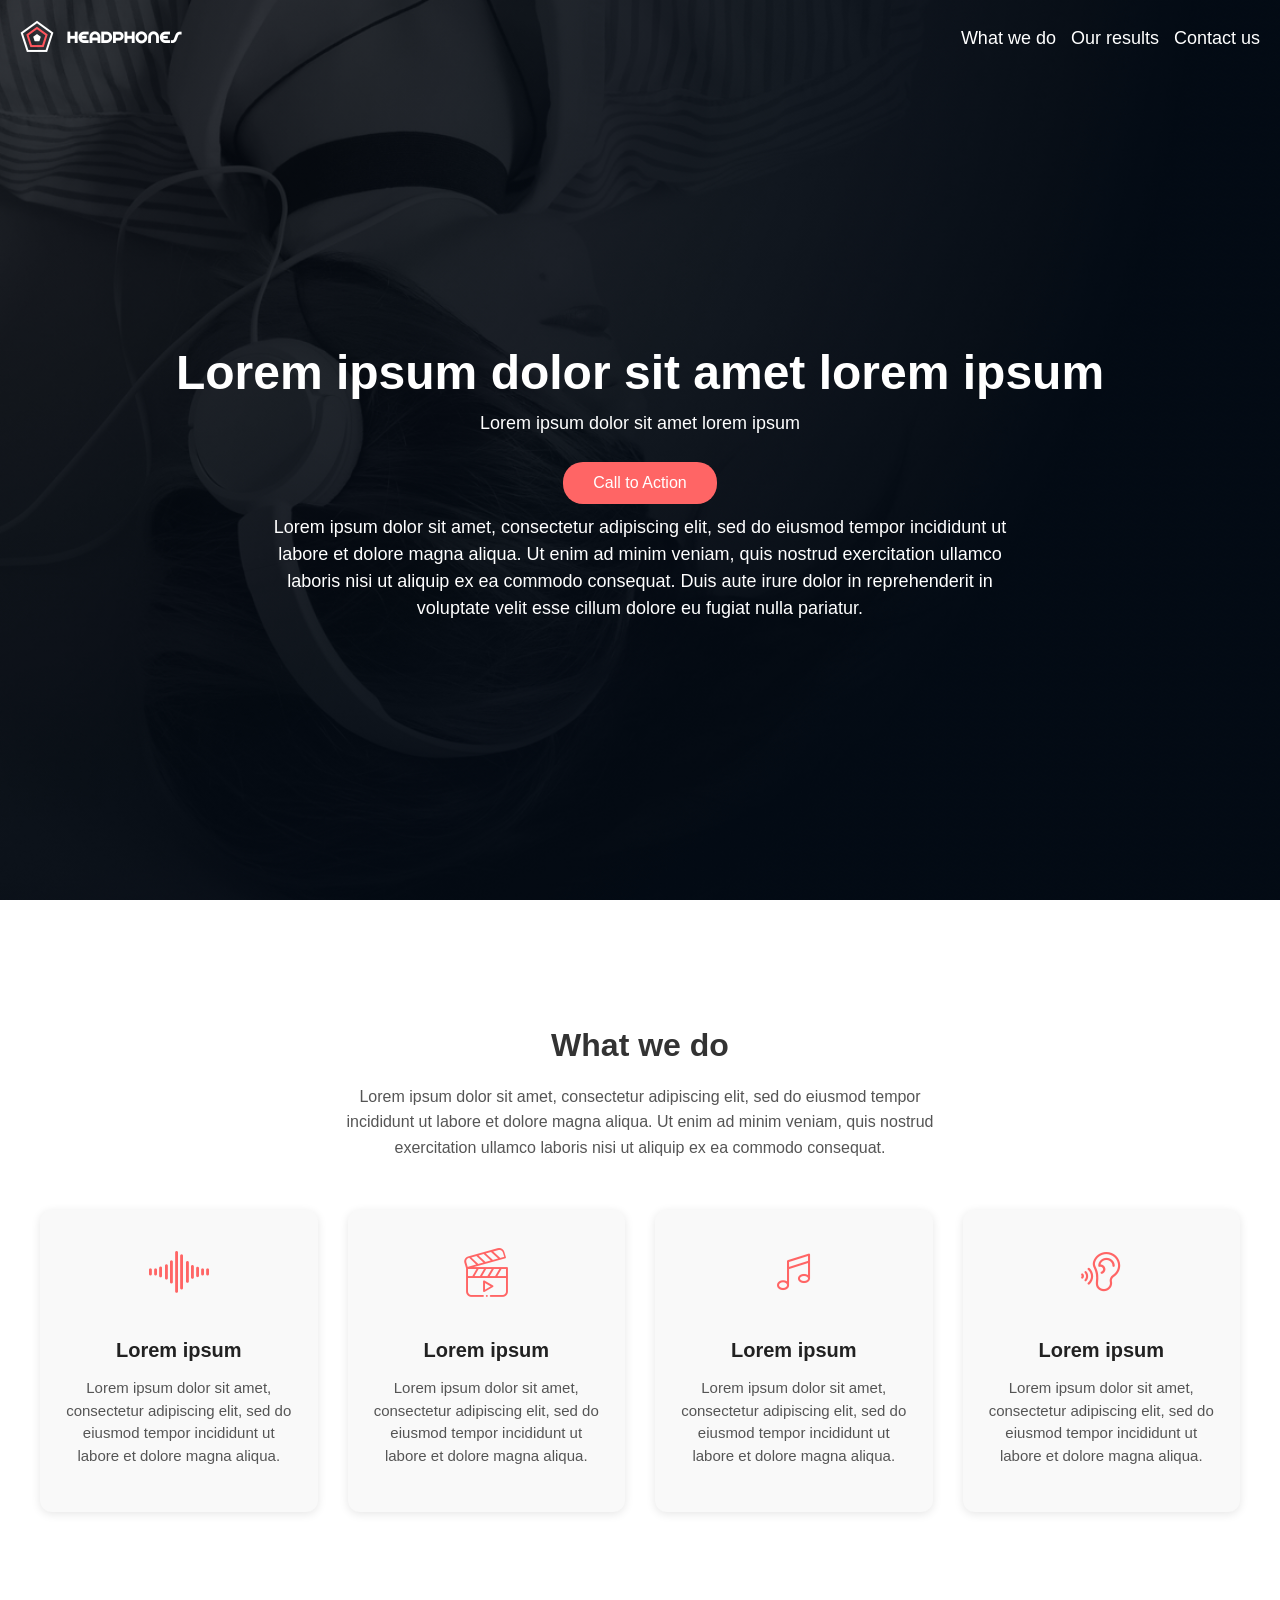
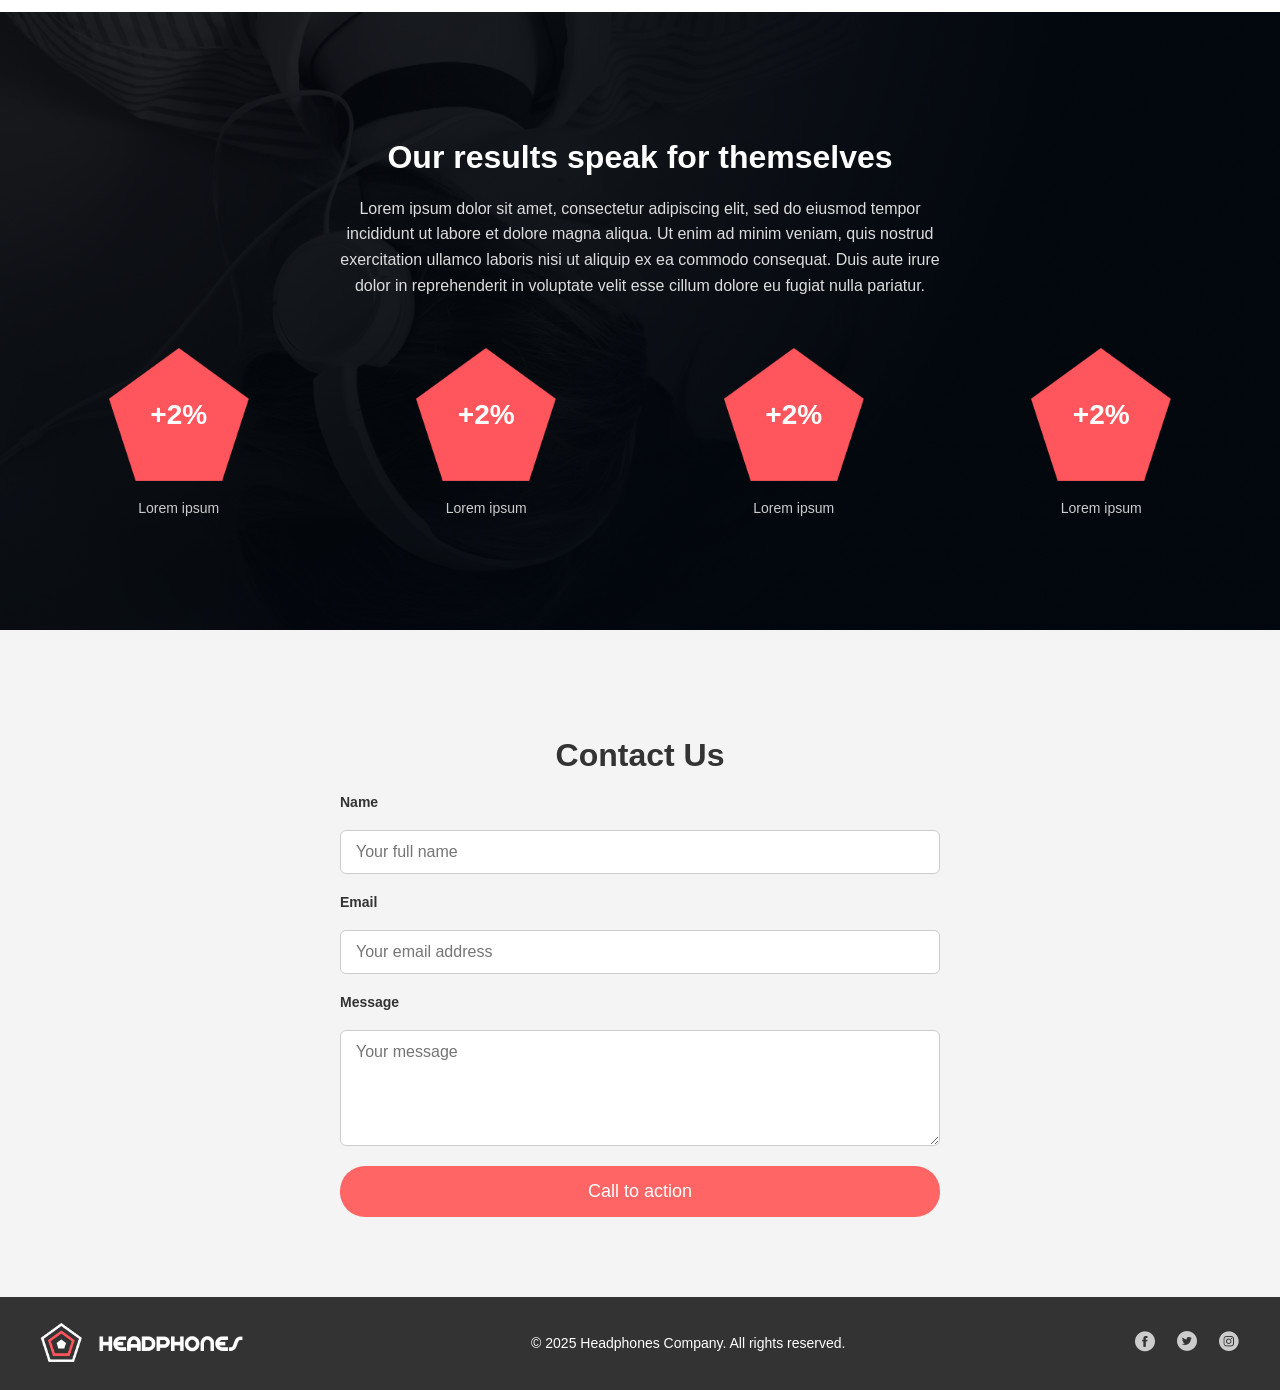
<file: headphones/8-index.html>
<!DOCTYPE html>
<html lang="en">
<head>
  <meta charset="UTF-8" />
  <meta name="viewport" content="width=device-width, initial-scale=1.0"/>
  <title>Headphones</title>
  <link rel="stylesheet" href="8-styles.css" />
  <link rel="stylesheet" href="icons/style.css" /> 
</head>
<body>

<header>
  <nav>
    <div class="logo">
      <img src="images/logo_headphones.png" alt="headphones logo">
    </div>

    <!-- Hamburger button - visible on mobile only -->
  <button class="hamburger" aria-label="Toggle menu" aria-expanded="false" aria-controls="nav-menu">
    <span class="bar"></span>
    <span class="bar"></span>
    <span class="bar"></span>
  </button>
  
    <ul class="nav-menu">
      <li><a href="#what-we-do">What we do</a></li>
      <li><a href="#our-results">Our results</a></li>
      <li><a href="#contact-us">Contact us</a></li>
    </ul>
  </nav>

  <div class="hero-content">
    <h1>Lorem ipsum dolor sit amet lorem ipsum</h1>
    <p>Lorem ipsum dolor sit amet lorem ipsum</p>
    <button id="btn">Call to Action</button>
    <p class="hero-paragraph">
      Lorem ipsum dolor sit amet, consectetur adipiscing elit, sed do eiusmod tempor 
      incididunt ut labore et dolore magna aliqua. Ut enim ad minim veniam, quis nostrud 
      exercitation ullamco laboris nisi ut aliquip ex ea commodo consequat. Duis aute 
      irure dolor in reprehenderit in voluptate velit esse cillum dolore eu fugiat nulla pariatur.
    </p>
  </div>
</header>

<main>
  <!-- WHAT WE DO -->
  <section id="what-we-do">
    <div class="container">
      <h2 class="section-title">What we do</h2>
      <p class="section-description">
        Lorem ipsum dolor sit amet, consectetur adipiscing elit, sed do eiusmod tempor 
        incididunt ut labore et dolore magna aliqua. Ut enim ad minim veniam, quis nostrud 
        exercitation ullamco laboris nisi ut aliquip ex ea commodo consequat.
      </p>

      <div class="grid-container">
        <div class="card">
          <i class="holberton_school-icon-ic_sound"></i>
          <h3 class="card-title">Lorem ipsum</h3>
          <p class="card-text">
            Lorem ipsum dolor sit amet, consectetur adipiscing elit, sed do eiusmod tempor 
            incididunt ut labore et dolore magna aliqua.
          </p>
        </div>

        <div class="card">
          <i class="holberton_school-icon-ic_video"></i>
          <h3 class="card-title">Lorem ipsum</h3>
          <p class="card-text">
            Lorem ipsum dolor sit amet, consectetur adipiscing elit, sed do eiusmod tempor 
            incididunt ut labore et dolore magna aliqua.
          </p>
        </div>

        <div class="card">
          <i class="holberton_school-icon-ic_music"></i>
          <h3 class="card-title">Lorem ipsum</h3>
          <p class="card-text">
            Lorem ipsum dolor sit amet, consectetur adipiscing elit, sed do eiusmod tempor 
            incididunt ut labore et dolore magna aliqua.
          </p>
        </div>

        <div class="card">
          <i class="holberton_school-icon-ic_hearing"></i>
          <h3 class="card-title">Lorem ipsum</h3>
          <p class="card-text">
            Lorem ipsum dolor sit amet, consectetur adipiscing elit, sed do eiusmod tempor 
            incididunt ut labore et dolore magna aliqua.
          </p>
        </div>
      </div>
    </div>
  </section>

  <!-- OUR RESULTS -->
  <section id="our-results">
    <div class="container">
      <h2 class="section-title">Our results speak for themselves</h2>
      <p class="section-description"> 
        Lorem ipsum dolor sit amet, consectetur adipiscing elit, sed do eiusmod
        tempor incididunt ut labore et dolore magna aliqua. Ut enim ad minim veniam,
        quis nostrud exercitation ullamco laboris nisi ut aliquip ex ea commodo consequat. 
        Duis aute irure dolor in reprehenderit in voluptate velit esse cillum dolore
        eu fugiat nulla pariatur.
      </p>
      <div class="grid-container">
        <div class="card">
          <div class="pentagon-wrapper">
            <img src="images/pentagone.png" alt="Pentagon shape">
            <span class="percentage">+2%</span>
          </div>
          <p class="description">Lorem ipsum</p>
        </div>

        <div class="card">
          <div class="pentagon-wrapper">
            <img src="images/pentagone.png" alt="Pentagon shape">
            <span class="percentage">+2%</span>
          </div>
          <p class="description">Lorem ipsum</p>
        </div>

        <div class="card">
          <div class="pentagon-wrapper">
            <img src="images/pentagone.png" alt="Pentagon shape">
            <span class="percentage">+2%</span>
          </div>
          <p class="description">Lorem ipsum</p>
        </div>

        <div class="card">
          <div class="pentagon-wrapper">
            <img src="images/pentagone.png" alt="Pentagon shape">
            <span class="percentage">+2%</span>
          </div>
          <p class="description">Lorem ipsum</p>
        </div>
      </div>
    </div>
  </section>
  <section id="contact-us">
  <div class="container">
    <h2 class="section-title">Contact Us</h2>
    <form class="contact-form" action="#" method="POST" novalidate>
      <label for="name">Name</label>
      <input type="text" id="name" name="name" required placeholder="Your full name" />

      <label for="email">Email</label>
      <input type="email" id="email" name="email" required placeholder="Your email address" />

      <label for="message">Message</label>
      <textarea id="message" name="message" rows="5" required placeholder="Your message"></textarea>

      <button type="submit">Call to action</button>
    </form>
  </div>
</section>
</main>

<footer> 
  <div class="footer-container">
    <div class="footer-logo">
      <img src="images/logo_headphones.png" alt="Headphones logo" />
    </div>
    <div class="footer-copy">
      &copy; 2025 Headphones Company. All rights reserved.
    </div>
    <div class="footer-social">
       <a href="#" aria-label="Facebook" class="social-icon facebook">
        <i class="holberton_school-icon-ic_facebook"></i>
      </a>
      <a href="#" aria-label="Twitter" class="social-icon twitter">
        <i class="holberton_school-icon-ic_twitter"></i>
      </a>
      <a href="#" aria-label="Instagram" class="social-icon instagram">
        <i class="holberton_school-icon-ic_instagram"></i>
      </a>
     </div>
   </div>
   </footer>
  <script src="8-script.js"></script>
 </body>
</html>
</file>
<file: css_basic/styles.css>
/* 1. General body styling */
* {
    margin: 0px;
    box-sizing: border-box;
    font-family: Arial, Helvetica, sans-serif;
}

body {
    display: flex;
    flex-direction: column;
    min-height: 100vh;
}

/* 2. Navigation styles */
nav ul {
    list-style-type: none;
    margin: 0;
    padding: 0;
    overflow: hidden;
    background-color: #333;
}

nav li {
    float: left;
}

nav li a {
    display: block;
    color: white;
    text-align: center;
    padding: 14px 16px;
    text-decoration: none;
}

nav li a:hover {
    background-color: #111;
}

/* 3. Header and footer styling */
header, footer {
    background-color: #333;
    color: white;
    padding: 1rem;
    text-align: center;
}

/* 4. Main container with article and aside */
main {
    display: flex;
    flex-direction: row;
    flex: auto;
}

/* 5. Article takes 2/3 of the width */
article {
    flex: 2;
    padding: 1rem;
    background-color: #f2f2f2;
    overflow-y: auto;
}

/* 6. Aside takes 1/3 of the width */
aside {
    flex: 1;
    padding: 1rem;
    background-color: #ddd;
    overflow-y: auto;
}

/* Optional: Make sure main fills available space */
main, article, aside {
    height: 100%;
}

/* Optional: Basic styling for content inside article/aside */
article p, aside p {
    margin-bottom: 1rem;
}
.logo {
  font-size: 2em;
  padding: 0 10px;
}
</file>
<file: headphones/0-styles.css>
/*
 * Base Styles (Mobile-First)
 * These styles apply to all screen sizes by default.
 */
body {
    font-family: 'Helvetica Neue', Arial, sans-serif;
    margin: 0;
    padding: 0;
}

.container {
    max-width: 1100px;
    margin: 0 auto;
    padding: 0 20px;
}

header {
    min-height: 100vh;
    background:
        linear-gradient(rgba(0, 0, 0, 0.5), rgba(0, 0, 0, 0.5)),
        url('images/headphones_hero_2.jpg');
    background-size: cover;
    background-position: center;
    background-repeat: no-repeat;
    display: flex;
    flex-direction: column;
    /* Corrected: This moves the content to the top and bottom,
       instead of centering everything */
    justify-content: space-between;
    align-items: center;
    color: white;
    text-align: center;
    padding: 20px 0;
}

nav {
    display: flex;
    flex-direction: column; /* Stacks items vertically on mobile */
    align-items: center;
    width: 100%;
    padding: 20px 0;
}

nav .logo img {
    height: 32px;
    margin-bottom: 20px; /* Adds space below the logo on mobile */
}

nav ul {
    display: flex;
    flex-direction: column; /* Stacks links vertically on mobile */
    list-style: none;
    margin: 0;
    padding: 0;
    gap: 15px;
}

nav a {
    color: white;
    text-decoration: none;
    font-size: 16px;
    font-weight: 500;
}

.hero-content {
    display: flex;
    flex-direction: column;
    align-items: center;
    text-align: center;
    padding-top: 50px;
    padding-bottom: 20px;
    /* Added: Pushes the hero content away from the top and bottom */
    margin-top: auto;
    margin-bottom: auto;
}

.hero-content h1 {
    font-size: 32px;
    font-weight: bold;
    margin: 0;
}

.hero-content p {
    font-size: 16px;
    line-height: 1.5;
    margin: 15px 0;
}

.hero-content  #btn {
    background-color: #ee0909;
    color: white;
    padding: 12px 30px;
    border: none;
    border-radius: 20px;
    cursor: pointer;
    font-size: 16px;
    font-weight: bold;
    text-transform: uppercase;
    margin-top: 15px;
}

.hero-content .hero-paragraph {
    max-width: 600px;
    margin-top: 30px;
}

/*
 * Media Query for Tablet and Desktop
 * These styles override the base styles for screens 768px and wider.
 */
@media (min-width: 768px) {
    nav {
        flex-direction: row; /* Aligns items horizontally on desktop */
        justify-content: space-between;
    }

    nav .logo img {
        margin-bottom: 0;
    }

    nav ul {
        flex-direction: row; /* Aligns links horizontally on desktop */
        gap: 20px;
    }

    .hero-content h1 {
        font-size: 48px;
    }

    .hero-content p {
        font-size: 18px;
    }
}
</file>
<file: headphones/1-styles.css>
body {
  font-family: 'Helvetica Neue', Arial, sans-serif;
  margin: 0;
  padding: 0;
}

header {
  min-height: 100vh;
  background: linear-gradient(rgba(0, 0, 0, 0.5), rgba(0, 0, 0, 0.5)),
              url('images/headphones_hero_2.jpg') center/cover no-repeat;
  color: white;
  display: flex;
  flex-direction: column;
}

nav {
  display: flex;
  flex-direction: column;
  align-items: center;
  padding: 20px;
}

nav .logo img {
  height: 32px;
}

nav ul {
  list-style: none;
  padding: 0;
  margin: 15px 0 0 0;
  display: flex;
  flex-direction: column;
  gap: 15px;
}

nav a {
  color: white;
  text-decoration: none;
  font-weight: 500;
}

.hero-content {
  flex: 1;
  display: flex;
  flex-direction: column;
  justify-content: center;
  align-items: center;
  text-align: center;
  padding: 20px;
}

.hero-content h1 {
  font-size: 28px;
  font-weight: bold;
}

.hero-content p {
  margin: 10px 0;
}

#btn {
  background-color: #FF6565;
  color: white;
  padding: 12px 30px;
  border: none;
  border-radius: 20px;
  cursor: pointer;
  margin-top: 15px;
}

.hero-paragraph {
  max-width: 760px;
  margin-top: 30px;
  font-size: 16px;
  line-height: 1.5;
}

/* Desktop adjustments */
@media (min-width: 768px) {
  nav {
    flex-direction: row;
    justify-content: space-between;
  }

  nav ul {
    flex-direction: row;
    margin: 0;
  }

  .hero-content h1 {
    font-size: 48px;
  }

  .hero-content p {
    font-size: 18px;
  }
}

/* What we do section */
#what-we-do {
  padding: 100px 20px;
  text-align: center;
}

.section-title {
  font-size: 32px;
  font-weight: bold;
  margin-bottom: 20px;
}

.section-description {
  max-width: 600px;
  margin: 0 auto 50px;
  line-height: 1.5;
}

.grid-container {
  display: grid;
  grid-template-columns: 1fr;
  gap: 30px;
}

.card i {
  font-size: 64px;
  color: #FF6565;
  margin-bottom: 15px;
}

.card-title {
  font-size: 18px;
  font-weight: bold;
  margin-bottom: 10px;
}

.card-text {
  font-size: 14px;
  line-height: 1.5;
}

@media (min-width: 768px) {
  .grid-container {
    grid-template-columns: repeat(4, 1fr);
  }
}
</file>
<file: headphones/2-styles.css>
/* Base Styles */
body {
  font-family: 'Helvetica Neue', Arial, sans-serif;
  margin: 0;
  padding: 0;
  color: #333;
  background: #fff;
}

a {
  color: inherit;
  text-decoration: none;
}

header {
  min-height: 100vh;
  background: linear-gradient(rgba(0, 0, 0, 0.5), rgba(0, 0, 0, 0.5)),
              url('images/headphones_hero_2.jpg') center/cover no-repeat;
  color: white;
  display: flex;
  flex-direction: column;
}

nav {
  display: flex;
  flex-direction: column;
  align-items: center;
  padding: 20px;
}

nav .logo img {
  height: 32px;
}

nav ul {
  list-style: none;
  padding: 0;
  margin: 15px 0 0 0;
  display: flex;
  flex-direction: column;
  gap: 15px;
}

nav a {
  color: white;
  font-weight: 500;
  font-size: 16px;
}

.hero-content {
  flex: 1;
  display: flex;
  flex-direction: column;
  justify-content: center;
  align-items: center;
  text-align: center;
  padding: 20px;
}

.hero-content h1 {
  font-size: 28px;
  font-weight: bold;
  margin: 0;
}

.hero-content p {
  margin: 10px 0;
  max-width: 760px;
  line-height: 1.5;
}

#btn {
  background-color: #FF6565;
  color: white;
  padding: 12px 30px;
  border: none;
  border-radius: 20px;
  cursor: pointer;
  margin-top: 15px;
  font-size: 16px;
}

/* NAV Desktop */
@media (min-width: 768px) {
  nav {
    flex-direction: row;
    justify-content: space-between;
  }

  nav ul {
    flex-direction: row;
    margin: 0;
  }

  nav a {
    font-size: 18px;
  }

  .hero-content h1 {
    font-size: 48px;
  }

  .hero-content p {
    font-size: 18px;
  }
}

/* Section General Styles */
.container {
  max-width: 1200px;
  margin: 0 auto;
  padding: 0 20px;
}

/* Section Titles */
.section-title {
  font-size: 32px;
  font-weight: bold;
  margin-bottom: 20px;
  text-align: center;
}

/* Section Description */
.section-description {
  max-width: 600px;
  margin: 0 auto 50px;
  line-height: 1.6;
  text-align: center;
  color: #555;
}

/* Grid Container for both sections */
.grid-container {
  display: grid;
  grid-template-columns: repeat(auto-fit, minmax(220px, 1fr));
  gap: 30px;
}

/* WHAT WE DO Section */
#what-we-do {
  padding: 100px 20px;
  background: white;
  color: #333;
}

#what-we-do .card {
  background: #f9f9f9;
  padding: 30px 20px;
  border-radius: 12px;
  box-shadow: 0 2px 10px rgb(0 0 0 / 0.1);
  text-align: center;
}

#what-we-do .card i {
  font-size: 64px;
  color: #FF6565;
  margin-bottom: 15px;
  display: inline-block;
}

#what-we-do .card-title {
  font-size: 20px;
  font-weight: 600;
  margin-bottom: 10px;
  color: #222;
}

#what-we-do .card-text {
  font-size: 15px;
  line-height: 1.5;
  color: #555;
}

/* OUR RESULTS Section */
#our-results {
  padding: 100px 20px;
  background: linear-gradient(rgba(0, 0, 0, 0.65), rgba(0, 0, 0, 0.65)),
              url('images/headphones_hero_2.jpg') center/cover no-repeat;
  color: white;
  text-align: center;
}

#our-results .section-title {
  color: white;
}

#our-results .section-description {
  color: #ddd;
}

/* Pentagon Card */
#our-results .card {
  text-align: center;
}

.pentagon-wrapper {
  position: relative;
  display: inline-block;
  width: 140px;
  max-width: 100%;
  margin: 0 auto;
}

.pentagon-wrapper img {
  width: 100%;
  height: auto;
  display: block;
}

.percentage {
  position: absolute;
  top: 50%;
  left: 50%;
  transform: translate(-50%, -50%);
  font-size: 28px;
  font-weight: bold;
  color: white;
  user-select: none;
}

.description {
  margin-top: 15px;
  font-size: 14px;
  color: #ccc;
  max-width: 160px;
  margin-left: auto;
  margin-right: auto;
}

/* Responsive padding adjustment */
@media (max-width: 480px) {
  #what-we-do {
    padding: 60px 15px;
  }
  #our-results {
    padding: 60px 15px;
  }

  .hero-content h1 {
    font-size: 24px;
  }

  #btn {
    padding: 10px 20px;
    font-size: 14px;
  }

  .section-title {
    font-size: 24px;
  }

  .percentage {
    font-size: 22px;
  }

  .pentagon-wrapper {
    width: 110px;
  }
}
</file>
<file: headphones/icons/style.css>
@font-face {
  font-family: 'holberton_school-icon';
  src:  url('fonts/holberton_school-icon.eot?sq4eq4');
  src:  url('fonts/holberton_school-icon.eot?sq4eq4#iefix') format('embedded-opentype'),
    url('fonts/holberton_school-icon.ttf?sq4eq4') format('truetype'),
    url('fonts/holberton_school-icon.woff?sq4eq4') format('woff'),
    url('fonts/holberton_school-icon.svg?sq4eq4#holberton_school-icon') format('svg');
  font-weight: normal;
  font-style: normal;
  font-display: block;
}

[class^="holberton_school-icon-"], [class*=" holberton_school-icon-"] {
  /* use !important to prevent issues with browser extensions that change fonts */
  font-family: 'holberton_school-icon' !important;
  speak: none;
  font-style: normal;
  font-weight: normal;
  font-variant: normal;
  text-transform: none;
  line-height: 1;

  /* Better Font Rendering =========== */
  -webkit-font-smoothing: antialiased;
  -moz-osx-font-smoothing: grayscale;
}

.holberton_school-icon-arrow_1:before {
  content: "\e900";
}
.holberton_school-icon-arrow_2:before {
  content: "\e901";
}
.holberton_school-icon-arrow_3:before {
  content: "\e902";
}
.holberton_school-icon-arrow_4:before {
  content: "\e903";
}
.holberton_school-icon-arrow_5:before {
  content: "\e904";
}
.holberton_school-icon-check:before {
  content: "\e905";
}
.holberton_school-icon-ic_bag:before {
  content: "\e906";
}
.holberton_school-icon-ic_cart:before {
  content: "\e907";
}
.holberton_school-icon-ic_facebook:before {
  content: "\e908";
}
.holberton_school-icon-ic_hearing:before {
  content: "\e909";
}
.holberton_school-icon-ic_instagram:before {
  content: "\e90a";
}
.holberton_school-icon-ic_laptop:before {
  content: "\e90b";
}
.holberton_school-icon-ic_money:before {
  content: "\e90c";
}
.holberton_school-icon-ic_music:before {
  content: "\e90d";
}
.holberton_school-icon-ic_sound:before {
  content: "\e90e";
}
.holberton_school-icon-ic_twitter:before {
  content: "\e90f";
}
.holberton_school-icon-ic_video:before {
  content: "\e910";
}
.holberton_school-icon-menu:before {
  content: "\e911";
}
.holberton_school-icon-search_1:before {
  content: "\e912";
}
.holberton_school-icon-search_2:before {
  content: "\e913";
}
.holberton_school-icon-star:before {
  content: "\e914";
}
</file>
<file: headphones/3-styles.css>
/* Base Styles */
body {
  font-family: 'Helvetica Neue', Arial, sans-serif;
  margin: 0;
  padding: 0;
  color: #333;
  background: #fff;
}

a {
  color: inherit;
  text-decoration: none;
}

header {
  min-height: 100vh;
  background: linear-gradient(rgba(0, 0, 0, 0.5), rgba(0, 0, 0, 0.5)),
              url('images/headphones_hero_2.jpg') center/cover no-repeat;
  color: white;
  display: flex;
  flex-direction: column;
}

nav {
  display: flex;
  flex-direction: column;
  align-items: center;
  padding: 20px;
}

nav .logo img {
  height: 32px;
}

nav ul {
  list-style: none;
  padding: 0;
  margin: 15px 0 0 0;
  display: flex;
  flex-direction: column;
  gap: 15px;
}

nav a {
  color: white;
  font-weight: 500;
  font-size: 16px;
}

.hero-content {
  flex: 1;
  display: flex;
  flex-direction: column;
  justify-content: center;
  align-items: center;
  text-align: center;
  padding: 20px;
}

.hero-content h1 {
  font-size: 28px;
  font-weight: bold;
  margin: 0;
}

.hero-content p {
  margin: 10px 0;
  max-width: 760px;
  line-height: 1.5;
}

#btn {
  background-color: #FF6565;
  color: white;
  padding: 12px 30px;
  border: none;
  border-radius: 20px;
  cursor: pointer;
  margin-top: 15px;
  font-size: 16px;
}

/* NAV Desktop */
@media (min-width: 768px) {
  nav {
    flex-direction: row;
    justify-content: space-between;
  }

  nav ul {
    flex-direction: row;
    margin: 0;
  }

  nav a {
    font-size: 18px;
  }

  .hero-content h1 {
    font-size: 48px;
  }

  .hero-content p {
    font-size: 18px;
  }
}

/* Section General Styles */
.container {
  max-width: 1200px;
  margin: 0 auto;
  padding: 0 20px;
}

/* Section Titles */
.section-title {
  font-size: 32px;
  font-weight: bold;
  margin-bottom: 20px;
  text-align: center;
}

/* Section Description */
.section-description {
  max-width: 600px;
  margin: 0 auto 50px;
  line-height: 1.6;
  text-align: center;
  color: #555;
}

/* Grid Container for both sections */
.grid-container {
  display: grid;
  grid-template-columns: repeat(auto-fit, minmax(220px, 1fr));
  gap: 30px;
}

/* WHAT WE DO Section */
#what-we-do {
  padding: 100px 20px;
  background: white;
  color: #333;
}

#what-we-do .card {
  background: #f9f9f9;
  padding: 30px 20px;
  border-radius: 12px;
  box-shadow: 0 2px 10px rgb(0 0 0 / 0.1);
  text-align: center;
}

#what-we-do .card i {
  font-size: 64px;
  color: #FF6565;
  margin-bottom: 15px;
  display: inline-block;
}

#what-we-do .card-title {
  font-size: 20px;
  font-weight: 600;
  margin-bottom: 10px;
  color: #222;
}

#what-we-do .card-text {
  font-size: 15px;
  line-height: 1.5;
  color: #555;
}

/* OUR RESULTS Section */
#our-results {
  padding: 100px 20px;
  background: linear-gradient(rgba(0, 0, 0, 0.65), rgba(0, 0, 0, 0.65)),
              url('images/headphones_hero_2.jpg') center/cover no-repeat;
  color: white;
  text-align: center;
}

#our-results .section-title {
  color: white;
}

#our-results .section-description {
  color: #ddd;
}

/* Pentagon Card */
#our-results .card {
  text-align: center;
}

.pentagon-wrapper {
  position: relative;
  display: inline-block;
  width: 140px;
  max-width: 100%;
  margin: 0 auto;
}

.pentagon-wrapper img {
  width: 100%;
  height: auto;
  display: block;
}

.percentage {
  position: absolute;
  top: 50%;
  left: 50%;
  transform: translate(-50%, -50%);
  font-size: 28px;
  font-weight: bold;
  color: white;
  user-select: none;
}

.description {
  margin-top: 15px;
  font-size: 14px;
  color: #ccc;
  max-width: 160px;
  margin-left: auto;
  margin-right: auto;
}

/* Responsive padding adjustment */
@media (max-width: 480px) {
  #what-we-do {
    padding: 60px 15px;
  }
  #our-results {
    padding: 60px 15px;
  }

  .hero-content h1 {
    font-size: 24px;
  }

  #btn {
    padding: 10px 20px;
    font-size: 14px;
  }

  .section-title {
    font-size: 24px;
  }

  .percentage {
    font-size: 22px;
  }

  .pentagon-wrapper {
    width: 110px;
  }
}
#contact-us {
  padding: 80px 20px;
  background: #f4f4f4;
  color: #333;
}

#contact-us .section-title {
  text-align: center;
  margin-bottom: 20px;
}

#contact-us .section-description {
  max-width: 600px;
  margin: 0 auto 40px auto;
  text-align: center;
  line-height: 1.6;
  color: #555;
}

.contact-form {
  max-width: 600px;
  margin: 0 auto;
  display: flex;
  flex-direction: column;
  gap: 20px;
}

.contact-form label {
  font-weight: 600;
  font-size: 14px;
}

.contact-form input,
.contact-form textarea {
  padding: 12px 15px;
  border: 1px solid #ccc;
  border-radius: 6px;
  font-size: 16px;
  font-family: inherit;
  resize: vertical;
  transition: border-color 0.3s ease;
}

.contact-form input:focus,
.contact-form textarea:focus {
  border-color: #FF6565;
  outline: none;
}

.contact-form button {
  background-color: #FF6565;
  color: white;
  padding: 15px;
  font-size: 18px;
  border: none;
  border-radius: 25px;
  cursor: pointer;
  transition: background-color 0.3s ease;
}

.contact-form button:hover {
  background-color: #e04e4e;
}

/* Responsive: stack inputs full width on small screens */
@media (max-width: 480px) {
  .contact-form input,
  .contact-form textarea {
    font-size: 14px;
  }

  .contact-form button {
    font-size: 16px;
    padding: 12px;
  }
}
</file>
<file: headphones/4-styles.css>
/* Base Styles */
body {
  font-family: 'Helvetica Neue', Arial, sans-serif;
  margin: 0;
  padding: 0;
  color: #333;
  background: #fff;
}

a {
  color: inherit;
  text-decoration: none;
}

header {
  min-height: 100vh;
  background: linear-gradient(rgba(0, 0, 0, 0.5), rgba(0, 0, 0, 0.5)),
              url('images/headphones_hero_2.jpg') center/cover no-repeat;
  color: white;
  display: flex;
  flex-direction: column;
}

nav {
  display: flex;
  flex-direction: column;
  align-items: center;
  padding: 20px;
}

nav .logo img {
  height: 32px;
}

nav ul {
  list-style: none;
  padding: 0;
  margin: 15px 0 0 0;
  display: flex;
  flex-direction: column;
  gap: 15px;
}

nav a {
  color: white;
  font-weight: 500;
  font-size: 16px;
}

.hero-content {
  flex: 1;
  display: flex;
  flex-direction: column;
  justify-content: center;
  align-items: center;
  text-align: center;
  padding: 20px;
}

.hero-content h1 {
  font-size: 28px;
  font-weight: bold;
  margin: 0;
}

.hero-content p {
  margin: 10px 0;
  max-width: 760px;
  line-height: 1.5;
}

#btn {
  background-color: #FF6565;
  color: white;
  padding: 12px 30px;
  border: none;
  border-radius: 20px;
  cursor: pointer;
  margin-top: 15px;
  font-size: 16px;
}

/* NAV Desktop */
@media (min-width: 768px) {
  nav {
    flex-direction: row;
    justify-content: space-between;
  }

  nav ul {
    flex-direction: row;
    margin: 0;
  }

  nav a {
    font-size: 18px;
  }

  .hero-content h1 {
    font-size: 48px;
  }

  .hero-content p {
    font-size: 18px;
  }
}

/* Section General Styles */
.container {
  max-width: 1200px;
  margin: 0 auto;
  padding: 0 20px;
}

/* Section Titles */
.section-title {
  font-size: 32px;
  font-weight: bold;
  margin-bottom: 20px;
  text-align: center;
}

/* Section Description */
.section-description {
  max-width: 600px;
  margin: 0 auto 50px;
  line-height: 1.6;
  text-align: center;
  color: #555;
}

/* Grid Container for both sections */
.grid-container {
  display: grid;
  grid-template-columns: repeat(auto-fit, minmax(220px, 1fr));
  gap: 30px;
}

/* WHAT WE DO Section */
#what-we-do {
  padding: 100px 20px;
  background: white;
  color: #333;
}

#what-we-do .card {
  background: #f9f9f9;
  padding: 30px 20px;
  border-radius: 12px;
  box-shadow: 0 2px 10px rgb(0 0 0 / 0.1);
  text-align: center;
}

#what-we-do .card i {
  font-size: 64px;
  color: #FF6565;
  margin-bottom: 15px;
  display: inline-block;
}

#what-we-do .card-title {
  font-size: 20px;
  font-weight: 600;
  margin-bottom: 10px;
  color: #222;
}

#what-we-do .card-text {
  font-size: 15px;
  line-height: 1.5;
  color: #555;
}

/* OUR RESULTS Section */
#our-results {
  padding: 100px 20px;
  background: linear-gradient(rgba(0, 0, 0, 0.65), rgba(0, 0, 0, 0.65)),
              url('images/headphones_hero_2.jpg') center/cover no-repeat;
  color: white;
  text-align: center;
}

#our-results .section-title {
  color: white;
}

#our-results .section-description {
  color: #ddd;
}

/* Pentagon Card */
#our-results .card {
  text-align: center;
}

.pentagon-wrapper {
  position: relative;
  display: inline-block;
  width: 140px;
  max-width: 100%;
  margin: 0 auto;
}

.pentagon-wrapper img {
  width: 100%;
  height: auto;
  display: block;
}

.percentage {
  position: absolute;
  top: 50%;
  left: 50%;
  transform: translate(-50%, -50%);
  font-size: 28px;
  font-weight: bold;
  color: white;
  user-select: none;
}

.description {
  margin-top: 15px;
  font-size: 14px;
  color: #ccc;
  max-width: 160px;
  margin-left: auto;
  margin-right: auto;
}

/* Responsive padding adjustment */
@media (max-width: 480px) {
  #what-we-do {
    padding: 60px 15px;
  }
  #our-results {
    padding: 60px 15px;
  }

  .hero-content h1 {
    font-size: 24px;
  }

  #btn {
    padding: 10px 20px;
    font-size: 14px;
  }

  .section-title {
    font-size: 24px;
  }

  .percentage {
    font-size: 22px;
  }

  .pentagon-wrapper {
    width: 110px;
  }
}
#contact-us {
  padding: 80px 20px;
  background: #f4f4f4;
  color: #333;
}

#contact-us .section-title {
  text-align: center;
  margin-bottom: 20px;
}

#contact-us .section-description {
  max-width: 600px;
  margin: 0 auto 40px auto;
  text-align: center;
  line-height: 1.6;
  color: #555;
}

.contact-form {
  max-width: 600px;
  margin: 0 auto;
  display: flex;
  flex-direction: column;
  gap: 20px;
}

.contact-form label {
  font-weight: 600;
  font-size: 14px;
}

.contact-form input,
.contact-form textarea {
  padding: 12px 15px;
  border: 1px solid #ccc;
  border-radius: 6px;
  font-size: 16px;
  font-family: inherit;
  resize: vertical;
  transition: border-color 0.3s ease;
}

.contact-form input:focus,
.contact-form textarea:focus {
  border-color: #FF6565;
  outline: none;
}

.contact-form button {
  background-color: #FF6565;
  color: white;
  padding: 15px;
  font-size: 18px;
  border: none;
  border-radius: 25px;
  cursor: pointer;
  transition: background-color 0.3s ease;
}

.contact-form button:hover {
  background-color: #e04e4e;
}

/* Responsive: stack inputs full width on small screens */
@media (max-width: 480px) {
  .contact-form input,
  .contact-form textarea {
    font-size: 14px;
  }

  .contact-form button {
    font-size: 16px;
    padding: 12px;
  }
}
/* footer */
footer {
  background-color: #333;
  color: #ccc;
  padding: 25px 20px;
  font-size: 14px;
}

.footer-container {
  max-width: 1200px;
  margin: 0 auto;
  display: flex;
  align-items: center;
  justify-content: space-between;
  flex-wrap: wrap;
  gap: 15px;
}

.footer-logo img {
  height: 40px;
}

.footer-copy {
  flex: 1;
  text-align: center;
  color: white;
}

.footer-social {
  display: flex;
  gap: 20px;
}

.social-icon {
  color: #ccc;
  font-size: 22px;
  transition: color 0.3s ease;
  text-decoration: none;
}

.social-icon:hover {
  color: #FF6565;
}

/* Responsive: stack items vertically on small screens */
@media (max-width: 600px) {
  .footer-container {
    flex-direction: column;
    text-align: center;
  }

  .footer-copy {
    order: 3;
    margin-top: 10px;
  }

  .footer-logo,
  .footer-social {
    order: 1;
  }

  .footer-social {
    justify-content: center;
  }
}
</file>
<file: headphones/6-styles.css>
/* Container styling */
#our-results {
  background: linear-gradient(rgba(0, 0, 0, 0.6), rgba(0, 0, 0, 0.6)), 
              url('images/headphones_hero_2.jpg') center/cover no-repeat;
  padding: 100px 20px;
  color: white;
  text-align: center;
  font-family: 'Helvetica Neue', Arial, sans-serif;
}

#our-results .container {
  max-width: 1200px;
  margin: 0 auto;
}

/* Section title and description */
.section-title {
  font-size: 32px;
  font-weight: bold;
  margin-bottom: 20px;
}

.section-description {
  max-width: 700px;
  margin: 0 auto 50px;
  line-height: 1.5;
  font-size: 16px;
}

/* Grid layout */
.grid-container {
  display: grid;
  grid-template-columns: 1fr;
  gap: 50px;
  margin-top: 40px;
}

/* Cards styling */
.card {
  text-align: center;
  padding: 10px 20px;
}

/* Pentagon shape with percentage inside */
.pentagon {
  position: relative;
  width: 90px;
  height: 80px;
  margin: 0 auto 15px;
  background: #FF6565;
  clip-path: polygon(
    50% 0%,      /* top */
    93% 35%,     /* top right */
    76% 100%,    /* bottom right */
    24% 100%,    /* bottom left */
    7% 35%       /* top left */
  );
  display: flex;
  justify-content: center;
  align-items: center;
  color: white;
  font-weight: 700;
  font-size: 22px;
  user-select: none;
}

/* Paragraph inside cards */
.card p {
  font-size: 14px;
  line-height: 1.4;
  max-width: 200px;
  margin: 0 auto;
}

/* Responsive grid for tablets and above */
@media (min-width: 768px) {
  .grid-container {
    grid-template-columns: repeat(4, 1fr);
  }
}

/* Optional smaller text on mobile */
@media (max-width: 480px) {
  .pentagon {
    width: 70px;
    height: 62px;
    font-size: 18px;
  }

  .card p {
    max-width: 150px;
    font-size: 13px;
  }
}
</file>
<file: headphones/8-styles.css>
/* Base Styles */
body {
  font-family: 'Helvetica Neue', Arial, sans-serif;
  margin: 0;
  padding: 0;
  color: #333;
  background: #fff;
}

a {
  color: inherit;
  text-decoration: none;
}

header {
  min-height: 100vh;
  background: linear-gradient(rgba(0, 0, 0, 0.5), rgba(0, 0, 0, 0.5)),
              url('images/headphones_hero_2.jpg') center/cover no-repeat;
  color: white;
  display: flex;
  flex-direction: column;
}

nav {
  display: flex;
  flex-direction: column;
  align-items: center;
  padding: 20px;
}

nav .logo img {
  height: 32px;
}

nav ul {
  list-style: none;
  padding: 0;
  margin: 15px 0 0 0;
  display: flex;
  flex-direction: column;
  gap: 15px;
}

nav a {
  color: white;
  font-weight: 500;
  font-size: 16px;
}
/* Hide hamburger by default */
.hamburger {
  display: none;
  flex-direction: column;
  justify-content: space-around;
  width: 28px;
  height: 22px;
  background: transparent;
  border: none;
  cursor: pointer;
  padding: 0;
  box-sizing: content-box;
  z-index: 1001;
}

/* Hamburger bars */
.hamburger .bar {
  width: 100%;
  height: 3px;
  background-color: white;
  border-radius: 2px;
  transition: all 0.3s ease;
}

/* On small screens show hamburger and hide nav links */
@media (max-width: 480px) {
  nav ul {
    display: none;  /* Hide nav links */
    flex-direction: column;
    position: absolute;
    top: 60px; /* adjust as needed */
    right: 20px;
    background-color: rgba(0, 0, 0, 0.9);
    padding: 15px 20px;
    border-radius: 8px;
    width: 180px;
  }

  nav ul.show {
    display: flex;
  }

  .hamburger {
    display: flex;
  }
}

.hero-content {
  flex: 1;
  display: flex;
  flex-direction: column;
  justify-content: center;
  align-items: center;
  text-align: center;
  padding: 20px;
}

.hero-content h1 {
  font-size: 28px;
  font-weight: bold;
  margin: 0;
}

.hero-content p {
  margin: 10px 0;
  max-width: 760px;
  line-height: 1.5;
}

#btn {
  background-color: #FF6565;
  color: white;
  padding: 12px 30px;
  border: none;
  border-radius: 20px;
  cursor: pointer;
  margin-top: 15px;
  font-size: 16px;
}

/* NAV Desktop */
@media (min-width: 768px) {
  nav {
    flex-direction: row;
    justify-content: space-between;
  }

  nav ul {
    flex-direction: row;
    margin: 0;
  }

  nav a {
    font-size: 18px;
  }

  .hero-content h1 {
    font-size: 48px;
  }

  .hero-content p {
    font-size: 18px;
  }
}

/* Section General Styles */
.container {
  max-width: 1200px;
  margin: 0 auto;
  padding: 0 20px;
}

/* Section Titles */
.section-title {
  font-size: 32px;
  font-weight: bold;
  margin-bottom: 20px;
  text-align: center;
}

/* Section Description */
.section-description {
  max-width: 600px;
  margin: 0 auto 50px;
  line-height: 1.6;
  text-align: center;
  color: #555;
}

/* Grid Container for both sections */
.grid-container {
  display: grid;
  grid-template-columns: repeat(auto-fit, minmax(220px, 1fr));
  gap: 30px;
}

/* WHAT WE DO Section */
#what-we-do {
  padding: 100px 20px;
  background: white;
  color: #333;
}

#what-we-do .card {
  background: #f9f9f9;
  padding: 30px 20px;
  border-radius: 12px;
  box-shadow: 0 2px 10px rgb(0 0 0 / 0.1);
  text-align: center;
}

#what-we-do .card i {
  font-size: 64px;
  color: #FF6565;
  margin-bottom: 15px;
  display: inline-block;
}
/* Fun hover animation: scale and rotate */
#what-we-do .card {
  transition: transform 0.3s ease, opacity 0.3s ease;
  cursor: pointer;
}

#what-we-do .card:hover {
  transform: scale(1.1) rotate(5deg);
  opacity: 0.9;
}
#what-we-do .card-title {
  font-size: 20px;
  font-weight: 600;
  margin-bottom: 10px;
  color: #222;
}

#what-we-do .card-text {
  font-size: 15px;
  line-height: 1.5;
  color: #555;
}

/* OUR RESULTS Section */
#our-results {
  padding: 100px 20px;
  background: linear-gradient(rgba(0, 0, 0, 0.65), rgba(0, 0, 0, 0.65)),
              url('images/headphones_hero_2.jpg') center/cover no-repeat;
  color: white;
  text-align: center;
}
#our-results .card {
  transition: transform 0.3s ease;
  cursor: pointer;
}

#our-results .card:hover {
  transform: scale(1.15) rotate(-5deg);
  opacity: 0.85;
}

#our-results .section-title {
  color: white;
}

#our-results .section-description {
  color: #ddd;
}

/* Pentagon Card */
#our-results .card {
  text-align: center;
}

.pentagon-wrapper {
  position: relative;
  display: inline-block;
  width: 140px;
  max-width: 100%;
  margin: 0 auto;
}

.pentagon-wrapper img {
  width: 100%;
  height: auto;
  display: block;
}

.percentage {
  position: absolute;
  top: 50%;
  left: 50%;
  transform: translate(-50%, -50%);
  font-size: 28px;
  font-weight: bold;
  color: white;
  user-select: none;
}

.description {
  margin-top: 15px;
  font-size: 14px;
  color: #ccc;
  max-width: 160px;
  margin-left: auto;
  margin-right: auto;
}

/* Responsive padding adjustment */
@media (max-width: 480px) {
  #what-we-do {
    padding: 60px 15px;
  }
  #our-results {
    padding: 60px 15px;
  }

  .hero-content h1 {
    font-size: 24px;
  }

  #btn {
    padding: 10px 20px;
    font-size: 14px;
  }

  .section-title {
    font-size: 24px;
  }

  .percentage {
    font-size: 22px;
  }

  .pentagon-wrapper {
    width: 110px;
  }
}
#contact-us {
  padding: 80px 20px;
  background: #f4f4f4;
  color: #333;
}

#contact-us .section-title {
  text-align: center;
  margin-bottom: 20px;
}

#contact-us .section-description {
  max-width: 600px;
  margin: 0 auto 40px auto;
  text-align: center;
  line-height: 1.6;
  color: #555;
}

.contact-form {
  max-width: 600px;
  margin: 0 auto;
  display: flex;
  flex-direction: column;
  gap: 20px;
}

.contact-form label {
  font-weight: 600;
  font-size: 14px;
}

.contact-form input,
.contact-form textarea {
  padding: 12px 15px;
  border: 1px solid #ccc;
  border-radius: 6px;
  font-size: 16px;
  font-family: inherit;
  resize: vertical;
  transition: border-color 0.3s ease;
}

.contact-form input:focus,
.contact-form textarea:focus {
  border-color: #FF6565;
  outline: none;
}

.contact-form button {
  background-color: #FF6565;
  color: white;
  padding: 15px;
  font-size: 18px;
  border: none;
  border-radius: 25px;
  cursor: pointer;
  transition: background-color 0.3s ease;
}

.contact-form button:hover {
  background-color: #e04e4e;
}

/* Responsive: stack inputs full width on small screens */
@media (max-width: 480px) {
  .contact-form input,
  .contact-form textarea {
    font-size: 14px;
  }

  .contact-form button {
    font-size: 16px;
    padding: 12px;
  }
}
/* footer */
footer {
  background-color: #333;
  color: #ccc;
  padding: 25px 20px;
  font-size: 14px;
}

.footer-container {
  max-width: 1200px;
  margin: 0 auto;
  display: flex;
  align-items: center;
  justify-content: space-between;
  flex-wrap: wrap;
  gap: 15px;
}

.footer-logo img {
  height: 40px;
}

.footer-copy {
  flex: 1;
  text-align: center;
  color: white;
}

.footer-social {
  display: flex;
  gap: 20px;
}

.social-icon {
  color: #ccc;
  font-size: 22px;
  transition: color 0.3s ease;
  text-decoration: none;
}

.social-icon:hover {
  color: #FF6565;
}

/* Responsive: stack items vertically on small screens */
@media (max-width: 600px) {
  .footer-container {
    flex-direction: column;
    text-align: center;
  }

  .footer-copy {
    order: 3;
    margin-top: 10px;
  }

  .footer-logo,
  .footer-social {
    order: 1;
  }

  .footer-social {
    justify-content: center;
  }
}
</file>
